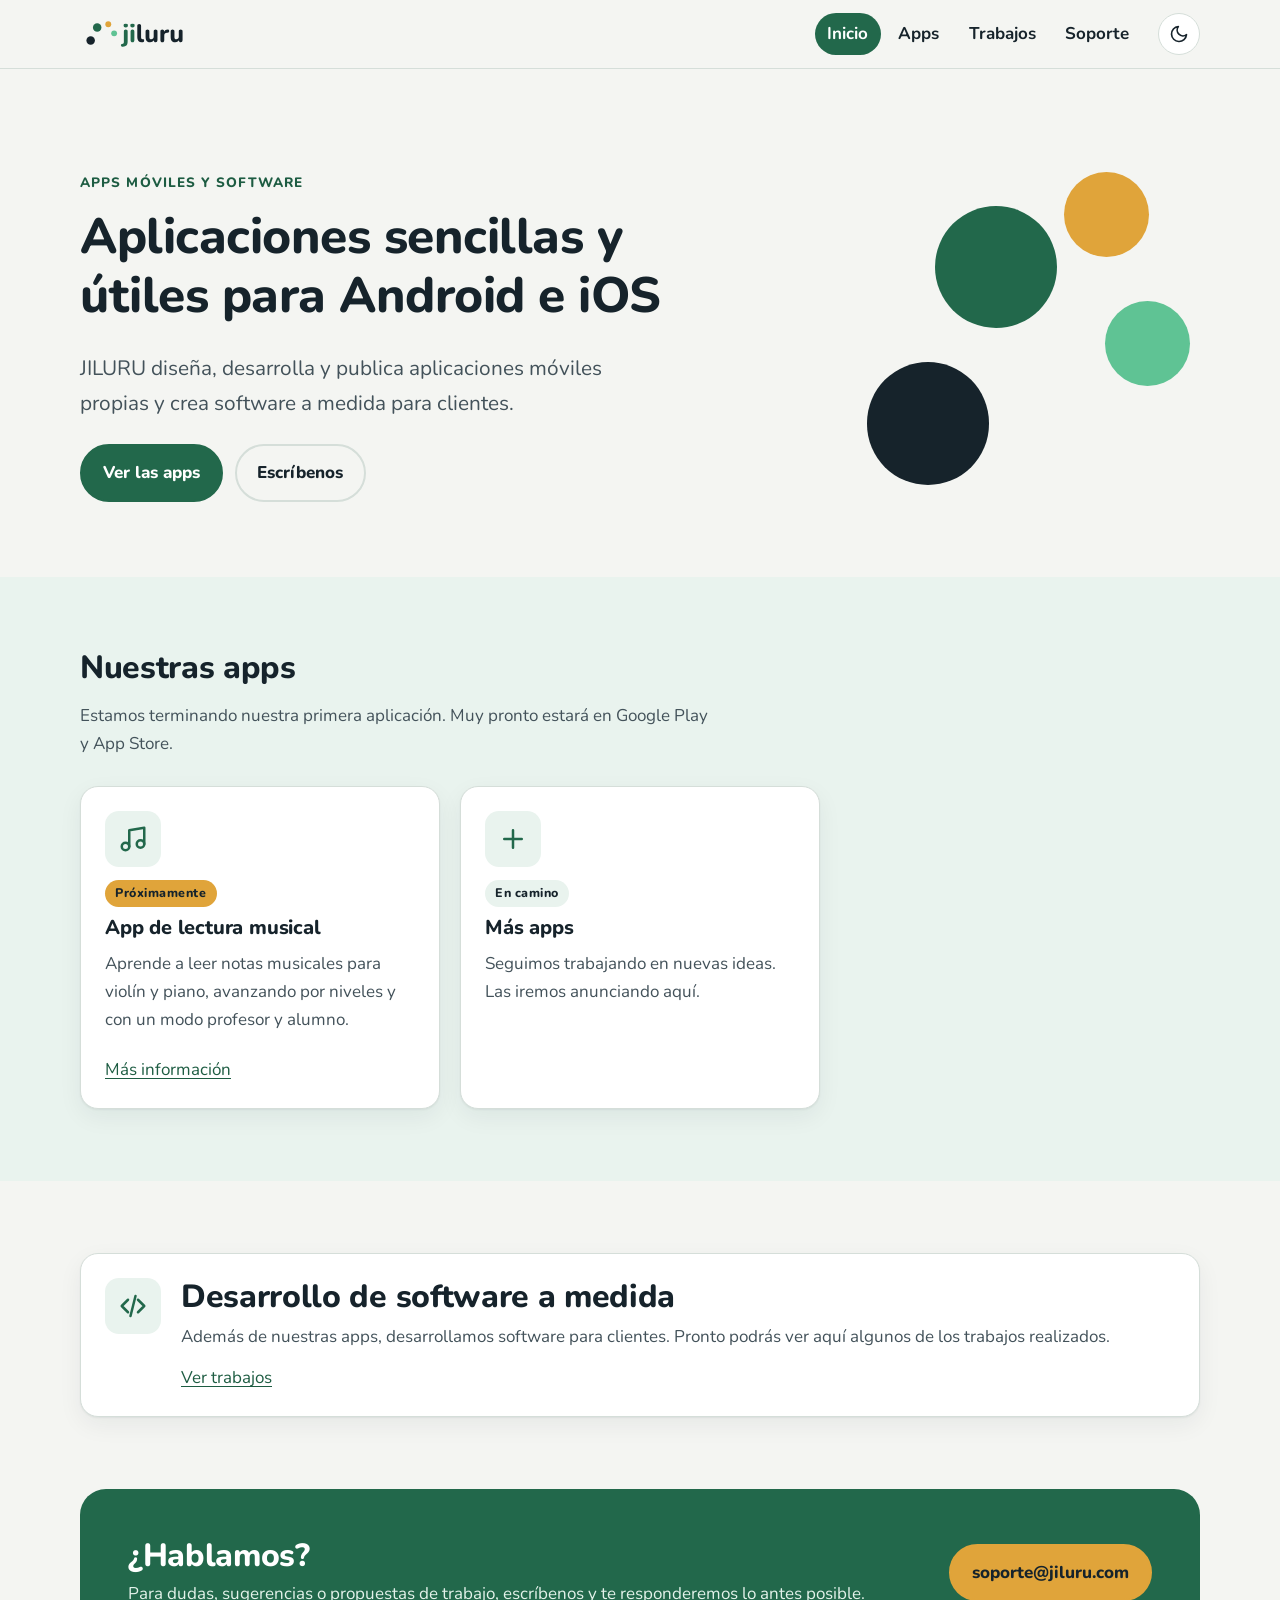
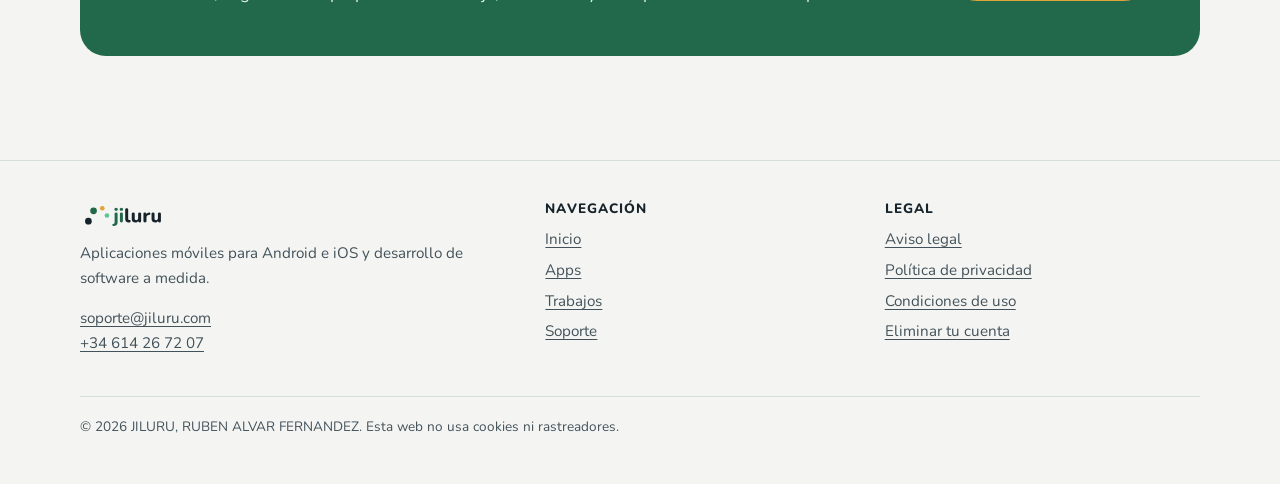
<file: index.html>
<!DOCTYPE html>
<html lang="es">
<head>
  <meta charset="utf-8">
  <meta name="viewport" content="width=device-width, initial-scale=1">
  <title>JILURU | Apps móviles para Android e iOS</title>
  <meta name="description" content="JILURU diseña, desarrolla y publica aplicaciones móviles para Android e iOS y crea software a medida.">
  <link rel="canonical" href="https://jiluru.com/">
  <!-- Idiomas: cuando exista la versión en inglés (carpeta /en/), descomenta la línea "en". -->
  <link rel="alternate" hreflang="es" href="https://jiluru.com/">
  <!-- <link rel="alternate" hreflang="en" href="https://jiluru.com/en/"> -->
  <link rel="alternate" hreflang="x-default" href="https://jiluru.com/">

  <!-- Compartir en redes (Open Graph) -->
  <meta property="og:type" content="website">
  <meta property="og:site_name" content="JILURU">
  <meta property="og:locale" content="es_ES">
  <meta property="og:title" content="JILURU | Apps móviles para Android e iOS">
  <meta property="og:description" content="JILURU diseña, desarrolla y publica aplicaciones móviles para Android e iOS y crea software a medida.">
  <meta property="og:url" content="https://jiluru.com/">
  <meta property="og:image" content="https://jiluru.com/assets/img/og-jiluru.png">
  <meta property="og:image:width" content="1200">
  <meta property="og:image:height" content="630">
  <meta property="og:image:alt" content="Logotipo de JILURU">
  <meta name="twitter:card" content="summary_large_image">

  <!-- Iconos -->
  <link rel="icon" href="favicon.ico" sizes="32x32">
  <link rel="icon" href="favicon.svg" type="image/svg+xml">
  <link rel="apple-touch-icon" href="apple-touch-icon.png">
  <link rel="manifest" href="site.webmanifest">
  <meta name="theme-color" content="#22684B">

  <link rel="stylesheet" href="assets/css/estilos.css">
  <script>try{var t=localStorage.getItem("jiluru-tema");if(t)document.documentElement.setAttribute("data-tema",t)}catch(e){}</script>
  <script src="assets/js/principal.js" defer></script>
</head>
<body>
  <a class="saltar" href="#contenido">Saltar al contenido</a>

  <header class="cabecera">
    <div class="contenedor">
      <a class="marca" href="./" aria-label="JILURU, ir al inicio">
        <img class="logo-claro" src="assets/img/logo-jiluru.svg" alt="JILURU" width="110" height="38">
        <img class="logo-oscuro" src="assets/img/logo-jiluru-oscuro.svg" alt="JILURU" width="110" height="38">
      </a>
      <nav class="menu" aria-label="Principal">
        <ul>
          <li><a href="./" aria-current="page">Inicio</a></li>
          <li><a href="apps/">Apps</a></li>
          <li><a href="trabajos/">Trabajos</a></li>
          <li><a href="soporte/">Soporte</a></li>
        </ul>
      </nav>
      <button class="boton-tema" type="button" aria-pressed="false" title="Cambiar modo claro u oscuro">
        <span class="solo-lectores">Modo oscuro</span>
        <svg class="icono-luna" viewBox="0 0 24 24" fill="none" stroke="currentColor" stroke-width="2" stroke-linecap="round" stroke-linejoin="round" aria-hidden="true"><path d="M21 12.8A9 9 0 1 1 11.2 3a7 7 0 0 0 9.8 9.8z"/></svg>
        <svg class="icono-sol" viewBox="0 0 24 24" fill="none" stroke="currentColor" stroke-width="2" stroke-linecap="round" stroke-linejoin="round" aria-hidden="true"><circle cx="12" cy="12" r="4.5"/><path d="M12 2v2M12 20v2M4.9 4.9l1.4 1.4M17.7 17.7l1.4 1.4M2 12h2M20 12h2M4.9 19.1l1.4-1.4M17.7 6.3l1.4-1.4"/></svg>
      </button>
    </div>
  </header>

  <main id="contenido">
    <section class="portada">
      <div class="contenedor">
        <div>
          <span class="etiqueta-sup">Apps móviles y software</span>
          <h1>Aplicaciones sencillas y útiles para Android e iOS</h1>
          <p class="entradilla">JILURU diseña, desarrolla y publica aplicaciones móviles propias y crea software a medida para clientes.</p>
          <div class="botones">
            <a class="boton" href="apps/">Ver las apps</a>
            <a class="boton secundario" href="mailto:soporte@jiluru.com">Escríbenos</a>
          </div>
        </div>
        <div class="puntos" aria-hidden="true"><span class="p1"></span><span class="p2"></span><span class="p3"></span><span class="p4"></span></div>
      </div>
    </section>

    <section class="seccion alterna" aria-labelledby="titulo-apps">
      <div class="contenedor">
        <h2 id="titulo-apps">Nuestras apps</h2>
        <p class="subtitulo">Estamos terminando nuestra primera aplicación. Muy pronto estará en Google Play y App Store.</p>
        <div class="rejilla">
          <!-- TARJETA DE APP: copia este bloque <article> para añadir otra app -->
          <article class="tarjeta">
            <div class="icono-app"><svg viewBox="0 0 24 24" fill="none" stroke="currentColor" stroke-width="2" stroke-linecap="round" stroke-linejoin="round" aria-hidden="true"><path d="M9 18V5l12-2v13"/><circle cx="6" cy="18" r="3"/><circle cx="18" cy="16" r="3"/></svg></div>
            <span class="chapa">Próximamente</span>
            <h3>App de lectura musical</h3>
            <p>Aprende a leer notas musicales para violín y piano, avanzando por niveles y con un modo profesor y alumno.</p>
            <div class="pie-tarjeta"><a href="apps/#lectura-musical">Más información</a></div>
          </article>
          <article class="tarjeta">
            <div class="icono-app"><svg viewBox="0 0 24 24" fill="none" stroke="currentColor" stroke-width="2" stroke-linecap="round" aria-hidden="true"><path d="M12 5v14M5 12h14"/></svg></div>
            <span class="chapa gris">En camino</span>
            <h3>Más apps</h3>
            <p>Seguimos trabajando en nuevas ideas. Las iremos anunciando aquí.</p>
          </article>
        </div>
      </div>
    </section>

    <section class="seccion" aria-labelledby="titulo-software">
      <div class="contenedor">
        <div class="rejilla" style="grid-template-columns: 1fr; margin-top: 0;">
          <div class="tarjeta" style="flex-direction: row; gap: 1.25rem; align-items: flex-start; flex-wrap: wrap;">
            <div class="icono-app"><svg viewBox="0 0 24 24" fill="none" stroke="currentColor" stroke-width="2" stroke-linecap="round" stroke-linejoin="round" aria-hidden="true"><path d="M8 7l-5 5 5 5M16 7l5 5-5 5M14 4l-4 16"/></svg></div>
            <div style="flex: 1; min-width: 240px;">
              <h2 id="titulo-software" style="margin: 0 0 .4rem;">Desarrollo de software a medida</h2>
              <p>Además de nuestras apps, desarrollamos software para clientes. Pronto podrás ver aquí algunos de los trabajos realizados.</p>
              <p style="margin-top: .8rem;"><a href="trabajos/">Ver trabajos</a></p>
            </div>
          </div>
        </div>
      </div>
    </section>

    <section class="seccion" aria-labelledby="titulo-contacto" style="padding-top: 0;">
      <div class="contenedor">
        <div class="llamada">
          <div>
            <h2 id="titulo-contacto">¿Hablamos?</h2>
            <p>Para dudas, sugerencias o propuestas de trabajo, escríbenos y te responderemos lo antes posible.</p>
          </div>
          <a class="boton" href="mailto:soporte@jiluru.com">soporte@jiluru.com</a>
        </div>
      </div>
    </section>

  </main>

  <footer class="pie">
    <div class="contenedor">
      <div>
        <img class="logo-claro" src="assets/img/logo-jiluru.svg" alt="JILURU" width="87" height="30" loading="lazy">
        <img class="logo-oscuro" src="assets/img/logo-jiluru-oscuro.svg" alt="JILURU" width="87" height="30" loading="lazy">
        <p>Aplicaciones móviles para Android e iOS y desarrollo de software a medida.</p>
        <p><a href="mailto:soporte@jiluru.com">soporte@jiluru.com</a><br><a href="tel:+34614267207">+34 614 26 72 07</a></p>
      </div>
      <div>
        <h2>Navegación</h2>
        <ul>
          <li><a href="./">Inicio</a></li>
          <li><a href="apps/">Apps</a></li>
          <li><a href="trabajos/">Trabajos</a></li>
          <li><a href="soporte/">Soporte</a></li>
        </ul>
      </div>
      <div>
        <h2>Legal</h2>
        <ul>
          <li><a href="aviso-legal/">Aviso legal</a></li>
          <li><a href="privacidad/">Política de privacidad</a></li>
          <li><a href="condiciones/">Condiciones de uso</a></li>
          <li><a href="eliminar-cuenta/">Eliminar tu cuenta</a></li>
        </ul>
      </div>
      <p class="legal-final">&copy; <span data-anio>2026</span> JILURU, RUBEN ALVAR FERNANDEZ. Esta web no usa cookies ni rastreadores.</p>
    </div>
  </footer>
</body>
</html>
</file>
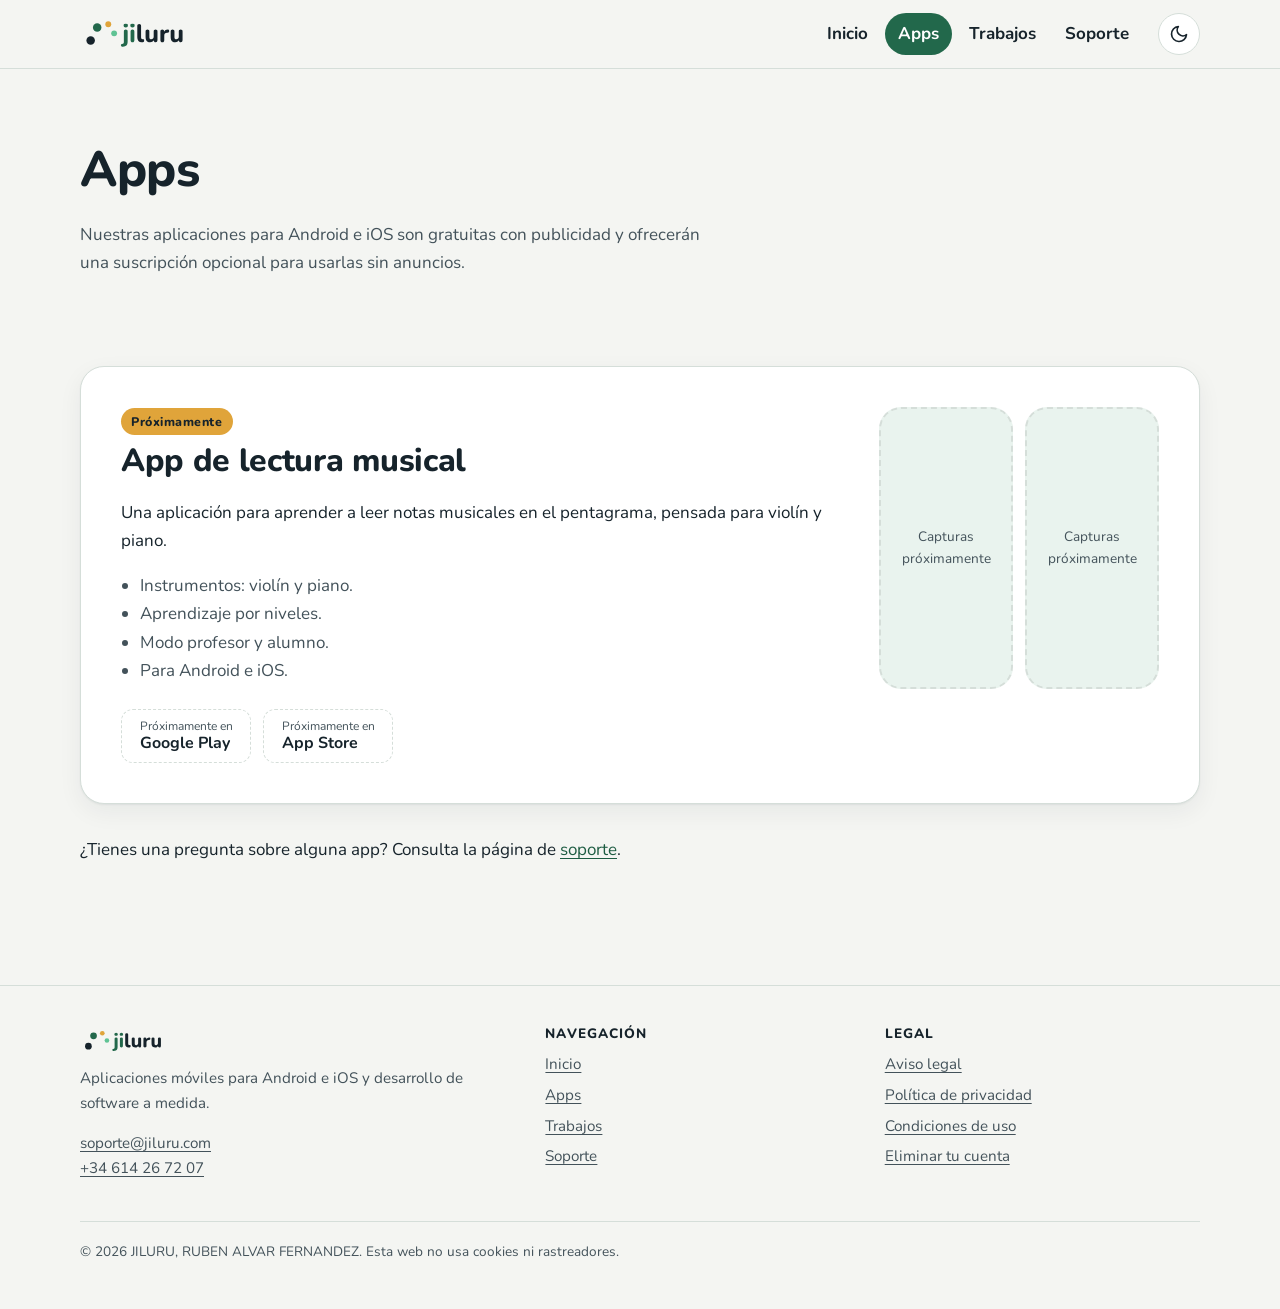
<file: apps/index.html>
<!DOCTYPE html>
<html lang="es">
<head>
  <meta charset="utf-8">
  <meta name="viewport" content="width=device-width, initial-scale=1">
  <title>Apps | JILURU</title>
  <meta name="description" content="Las aplicaciones móviles de JILURU para Android e iOS: lectura musical para violín y piano y más.">
  <link rel="canonical" href="https://jiluru.com/apps/">
  <!-- Idiomas: cuando exista la versión en inglés (carpeta /en/), descomenta la línea "en". -->
  <link rel="alternate" hreflang="es" href="https://jiluru.com/apps/">
  <!-- <link rel="alternate" hreflang="en" href="https://jiluru.com/en/apps/"> -->
  <link rel="alternate" hreflang="x-default" href="https://jiluru.com/apps/">

  <!-- Compartir en redes (Open Graph) -->
  <meta property="og:type" content="website">
  <meta property="og:site_name" content="JILURU">
  <meta property="og:locale" content="es_ES">
  <meta property="og:title" content="Apps | JILURU">
  <meta property="og:description" content="Las aplicaciones móviles de JILURU para Android e iOS: lectura musical para violín y piano y más.">
  <meta property="og:url" content="https://jiluru.com/apps/">
  <meta property="og:image" content="https://jiluru.com/assets/img/og-jiluru.png">
  <meta property="og:image:width" content="1200">
  <meta property="og:image:height" content="630">
  <meta property="og:image:alt" content="Logotipo de JILURU">
  <meta name="twitter:card" content="summary_large_image">

  <!-- Iconos -->
  <link rel="icon" href="../favicon.ico" sizes="32x32">
  <link rel="icon" href="../favicon.svg" type="image/svg+xml">
  <link rel="apple-touch-icon" href="../apple-touch-icon.png">
  <link rel="manifest" href="../site.webmanifest">
  <meta name="theme-color" content="#22684B">

  <link rel="stylesheet" href="../assets/css/estilos.css">
  <script>try{var t=localStorage.getItem("jiluru-tema");if(t)document.documentElement.setAttribute("data-tema",t)}catch(e){}</script>
  <script src="../assets/js/principal.js" defer></script>
</head>
<body>
  <a class="saltar" href="#contenido">Saltar al contenido</a>

  <header class="cabecera">
    <div class="contenedor">
      <a class="marca" href="../" aria-label="JILURU, ir al inicio">
        <img class="logo-claro" src="../assets/img/logo-jiluru.svg" alt="JILURU" width="110" height="38">
        <img class="logo-oscuro" src="../assets/img/logo-jiluru-oscuro.svg" alt="JILURU" width="110" height="38">
      </a>
      <nav class="menu" aria-label="Principal">
        <ul>
          <li><a href="../">Inicio</a></li>
          <li><a href="../apps/" aria-current="page">Apps</a></li>
          <li><a href="../trabajos/">Trabajos</a></li>
          <li><a href="../soporte/">Soporte</a></li>
        </ul>
      </nav>
      <button class="boton-tema" type="button" aria-pressed="false" title="Cambiar modo claro u oscuro">
        <span class="solo-lectores">Modo oscuro</span>
        <svg class="icono-luna" viewBox="0 0 24 24" fill="none" stroke="currentColor" stroke-width="2" stroke-linecap="round" stroke-linejoin="round" aria-hidden="true"><path d="M21 12.8A9 9 0 1 1 11.2 3a7 7 0 0 0 9.8 9.8z"/></svg>
        <svg class="icono-sol" viewBox="0 0 24 24" fill="none" stroke="currentColor" stroke-width="2" stroke-linecap="round" stroke-linejoin="round" aria-hidden="true"><circle cx="12" cy="12" r="4.5"/><path d="M12 2v2M12 20v2M4.9 4.9l1.4 1.4M17.7 17.7l1.4 1.4M2 12h2M20 12h2M4.9 19.1l1.4-1.4M17.7 6.3l1.4-1.4"/></svg>
      </button>
    </div>
  </header>

  <main id="contenido">
    <section class="seccion">
      <div class="contenedor">
        <h1>Apps</h1>
        <p class="subtitulo">Nuestras aplicaciones para Android e iOS son gratuitas con publicidad y ofrecerán una suscripción opcional para usarlas sin anuncios.</p>
      </div>
    </section>

    <section class="seccion" style="padding-top: 0;">
      <div class="contenedor">

        <!-- ===== FICHA DE APP: copia desde aquí hasta "FIN FICHA" para añadir otra app ===== -->
        <article class="ficha-app" id="lectura-musical">
          <div>
            <span class="chapa">Próximamente</span>
            <h2>App de lectura musical</h2>
            <p>Una aplicación para aprender a leer notas musicales en el pentagrama, pensada para violín y piano.</p>
            <ul>
              <li>Instrumentos: violín y piano.</li>
              <li>Aprendizaje por niveles.</li>
              <li>Modo profesor y alumno.</li>
              <li>Para Android e iOS.</li>
            </ul>
            <div class="botones" aria-label="Descarga (disponible próximamente)">
              <!-- Cuando la app esté publicada, cambia cada <span> por un enlace, por ejemplo:
                   <a class="boton" href="https://play.google.com/store/apps/details?id=TU.ID.DE.APP">Google Play</a> -->
              <span class="boton-tienda" aria-disabled="true"><small>Próximamente en</small><strong>Google Play</strong></span>
              <span class="boton-tienda" aria-disabled="true"><small>Próximamente en</small><strong>App Store</strong></span>
            </div>
          </div>
          <div class="capturas" aria-label="Capturas de pantalla">
            <!-- Cuando tengas capturas, súbelas a la carpeta assets/img/ y cambia cada <div class="movil"> por:
                 <div class="movil"><img src="../assets/img/NOMBRE-captura-1.png" alt="Descripción de la pantalla" loading="lazy"></div> -->
            <div class="movil">Capturas<br>próximamente</div>
            <div class="movil">Capturas<br>próximamente</div>
          </div>
        </article>
        <!-- ===== FIN FICHA ===== -->

        <p>¿Tienes una pregunta sobre alguna app? Consulta la página de <a href="../soporte/">soporte</a>.</p>
      </div>
    </section>

  </main>

  <footer class="pie">
    <div class="contenedor">
      <div>
        <img class="logo-claro" src="../assets/img/logo-jiluru.svg" alt="JILURU" width="87" height="30" loading="lazy">
        <img class="logo-oscuro" src="../assets/img/logo-jiluru-oscuro.svg" alt="JILURU" width="87" height="30" loading="lazy">
        <p>Aplicaciones móviles para Android e iOS y desarrollo de software a medida.</p>
        <p><a href="mailto:soporte@jiluru.com">soporte@jiluru.com</a><br><a href="tel:+34614267207">+34 614 26 72 07</a></p>
      </div>
      <div>
        <h2>Navegación</h2>
        <ul>
          <li><a href="../">Inicio</a></li>
          <li><a href="../apps/">Apps</a></li>
          <li><a href="../trabajos/">Trabajos</a></li>
          <li><a href="../soporte/">Soporte</a></li>
        </ul>
      </div>
      <div>
        <h2>Legal</h2>
        <ul>
          <li><a href="../aviso-legal/">Aviso legal</a></li>
          <li><a href="../privacidad/">Política de privacidad</a></li>
          <li><a href="../condiciones/">Condiciones de uso</a></li>
          <li><a href="../eliminar-cuenta/">Eliminar tu cuenta</a></li>
        </ul>
      </div>
      <p class="legal-final">&copy; <span data-anio>2026</span> JILURU, RUBEN ALVAR FERNANDEZ. Esta web no usa cookies ni rastreadores.</p>
    </div>
  </footer>
</body>
</html>
</file>
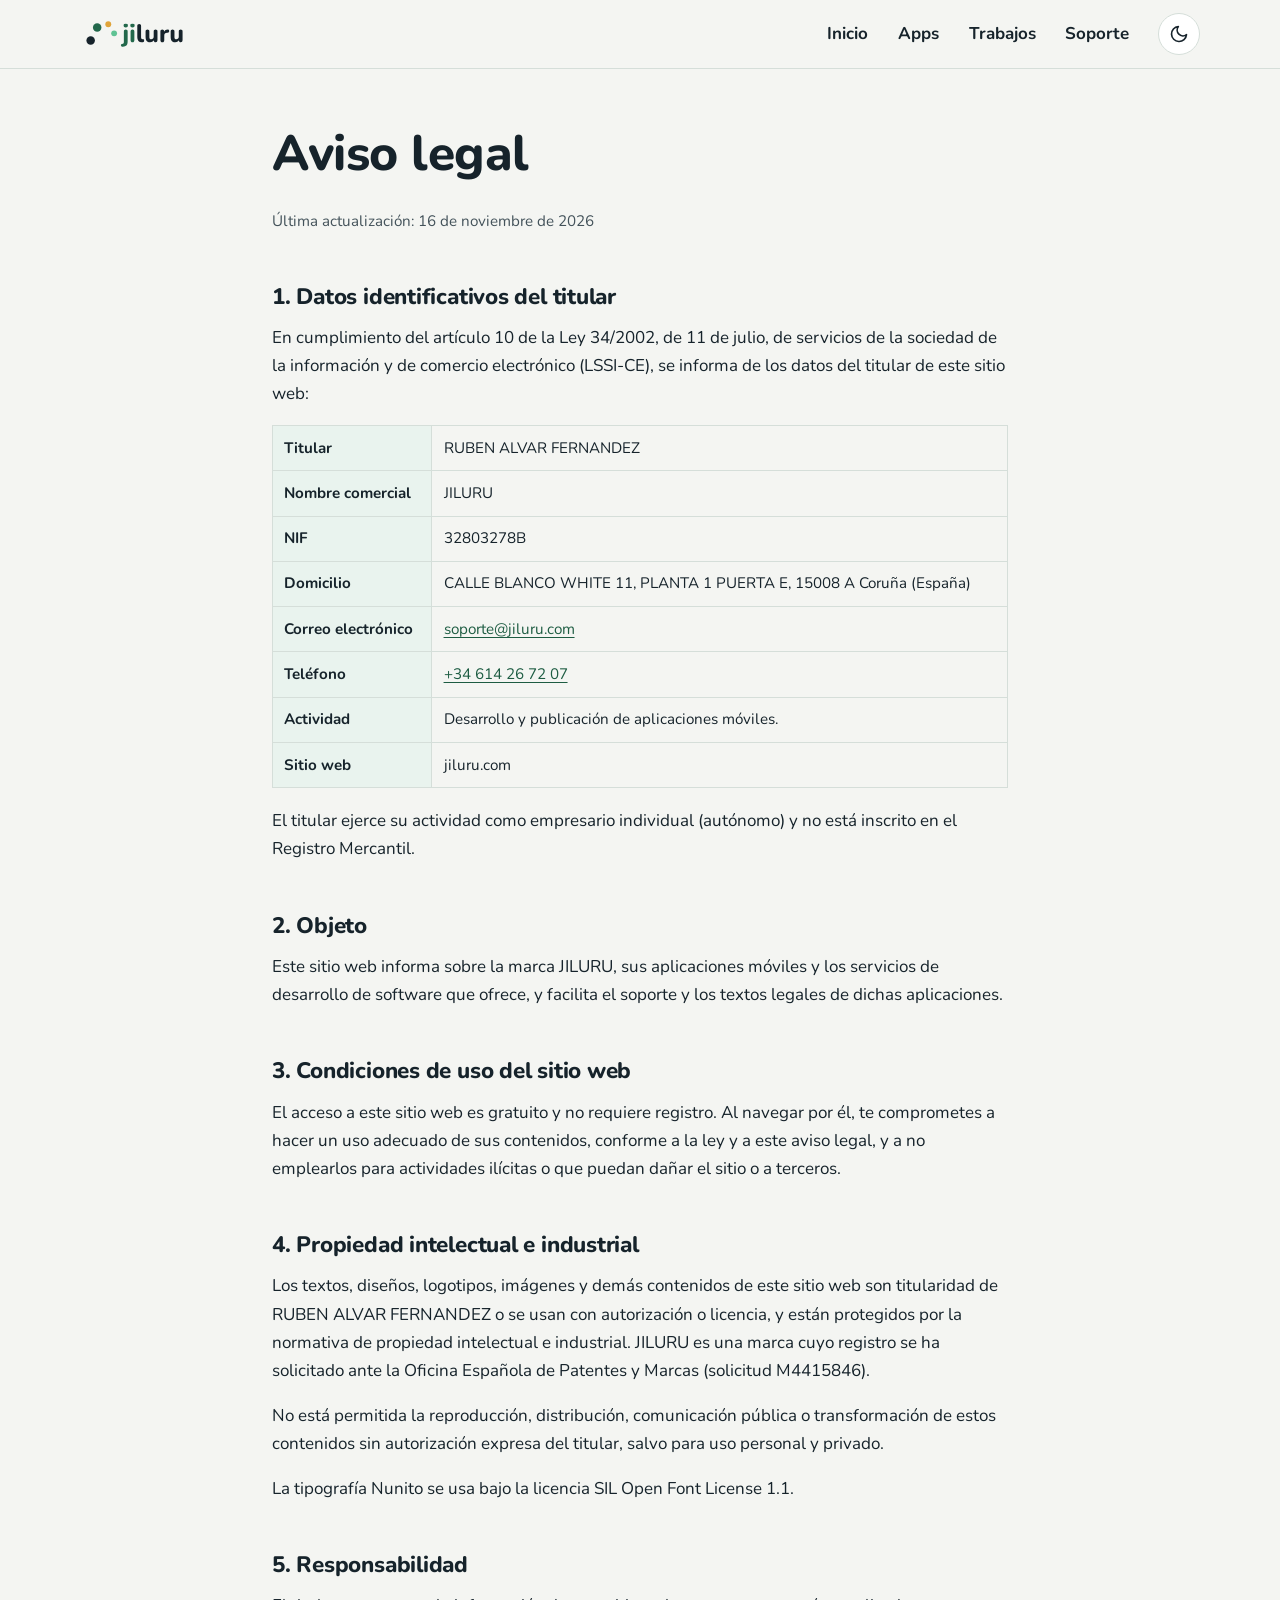
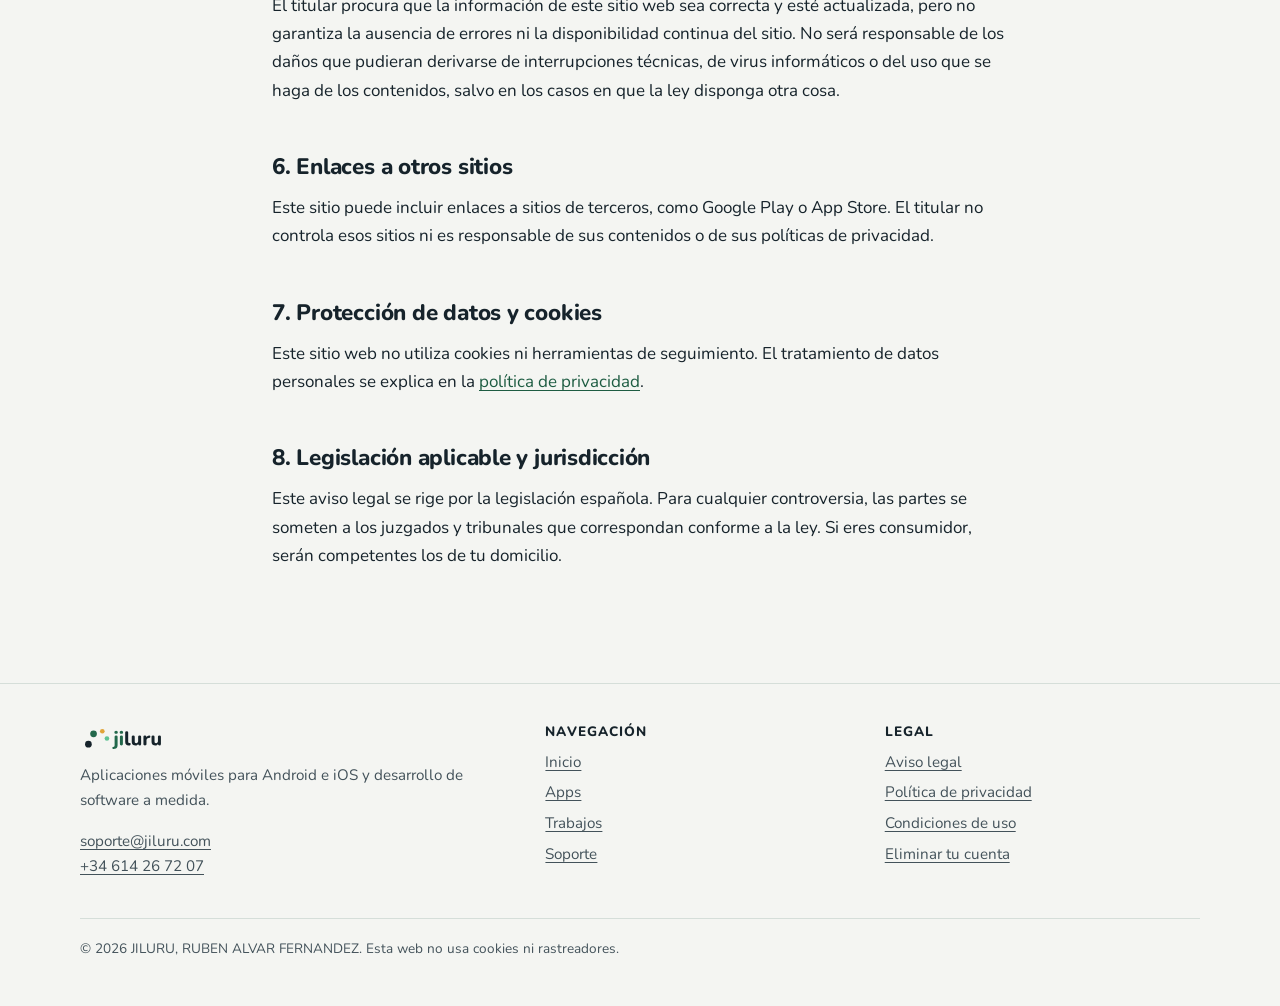
<file: aviso-legal/index.html>
<!DOCTYPE html>
<html lang="es">
<head>
  <meta charset="utf-8">
  <meta name="viewport" content="width=device-width, initial-scale=1">
  <title>Aviso legal | JILURU</title>
  <meta name="description" content="Aviso legal de JILURU conforme a la LSSI-CE.">
  <link rel="canonical" href="https://jiluru.com/aviso-legal/">
  <!-- Idiomas: cuando exista la versión en inglés (carpeta /en/), descomenta la línea "en". -->
  <link rel="alternate" hreflang="es" href="https://jiluru.com/aviso-legal/">
  <!-- <link rel="alternate" hreflang="en" href="https://jiluru.com/en/aviso-legal/"> -->
  <link rel="alternate" hreflang="x-default" href="https://jiluru.com/aviso-legal/">

  <!-- Compartir en redes (Open Graph) -->
  <meta property="og:type" content="website">
  <meta property="og:site_name" content="JILURU">
  <meta property="og:locale" content="es_ES">
  <meta property="og:title" content="Aviso legal | JILURU">
  <meta property="og:description" content="Aviso legal de JILURU conforme a la LSSI-CE.">
  <meta property="og:url" content="https://jiluru.com/aviso-legal/">
  <meta property="og:image" content="https://jiluru.com/assets/img/og-jiluru.png">
  <meta property="og:image:width" content="1200">
  <meta property="og:image:height" content="630">
  <meta property="og:image:alt" content="Logotipo de JILURU">
  <meta name="twitter:card" content="summary_large_image">

  <!-- Iconos -->
  <link rel="icon" href="../favicon.ico" sizes="32x32">
  <link rel="icon" href="../favicon.svg" type="image/svg+xml">
  <link rel="apple-touch-icon" href="../apple-touch-icon.png">
  <link rel="manifest" href="../site.webmanifest">
  <meta name="theme-color" content="#22684B">

  <link rel="stylesheet" href="../assets/css/estilos.css">
  <script>try{var t=localStorage.getItem("jiluru-tema");if(t)document.documentElement.setAttribute("data-tema",t)}catch(e){}</script>
  <script src="../assets/js/principal.js" defer></script>
</head>
<body>
  <a class="saltar" href="#contenido">Saltar al contenido</a>

  <header class="cabecera">
    <div class="contenedor">
      <a class="marca" href="../" aria-label="JILURU, ir al inicio">
        <img class="logo-claro" src="../assets/img/logo-jiluru.svg" alt="JILURU" width="110" height="38">
        <img class="logo-oscuro" src="../assets/img/logo-jiluru-oscuro.svg" alt="JILURU" width="110" height="38">
      </a>
      <nav class="menu" aria-label="Principal">
        <ul>
          <li><a href="../">Inicio</a></li>
          <li><a href="../apps/">Apps</a></li>
          <li><a href="../trabajos/">Trabajos</a></li>
          <li><a href="../soporte/">Soporte</a></li>
        </ul>
      </nav>
      <button class="boton-tema" type="button" aria-pressed="false" title="Cambiar modo claro u oscuro">
        <span class="solo-lectores">Modo oscuro</span>
        <svg class="icono-luna" viewBox="0 0 24 24" fill="none" stroke="currentColor" stroke-width="2" stroke-linecap="round" stroke-linejoin="round" aria-hidden="true"><path d="M21 12.8A9 9 0 1 1 11.2 3a7 7 0 0 0 9.8 9.8z"/></svg>
        <svg class="icono-sol" viewBox="0 0 24 24" fill="none" stroke="currentColor" stroke-width="2" stroke-linecap="round" stroke-linejoin="round" aria-hidden="true"><circle cx="12" cy="12" r="4.5"/><path d="M12 2v2M12 20v2M4.9 4.9l1.4 1.4M17.7 17.7l1.4 1.4M2 12h2M20 12h2M4.9 19.1l1.4-1.4M17.7 6.3l1.4-1.4"/></svg>
      </button>
    </div>
  </header>

  <main id="contenido">
    <section class="legal">
      <div class="contenedor texto-largo">
        <h1>Aviso legal</h1>
        <p class="fecha">Última actualización: 16 de noviembre de 2026</p>
        
        <h2>1. Datos identificativos del titular</h2>
        <p>En cumplimiento del artículo 10 de la Ley 34/2002, de 11 de julio, de servicios de la sociedad de la información y de comercio electrónico (LSSI-CE), se informa de los datos del titular de este sitio web:</p>
        <div class="tabla-scroll">
          <table>
            <tr><th scope="row">Titular</th><td>RUBEN ALVAR FERNANDEZ</td></tr>
            <tr><th scope="row">Nombre comercial</th><td>JILURU</td></tr>
            <tr><th scope="row">NIF</th><td>32803278B</td></tr>
            <tr><th scope="row">Domicilio</th><td>CALLE BLANCO WHITE 11, PLANTA 1 PUERTA E, 15008 A Coruña (España)</td></tr>
            <tr><th scope="row">Correo electrónico</th><td><a href="mailto:soporte@jiluru.com">soporte@jiluru.com</a></td></tr>
            <tr><th scope="row">Teléfono</th><td><a href="tel:+34614267207">+34 614 26 72 07</a></td></tr>
            <tr><th scope="row">Actividad</th><td>Desarrollo y publicación de aplicaciones móviles.</td></tr>
            <tr><th scope="row">Sitio web</th><td>jiluru.com</td></tr>
          </table>
        </div>
        <p>El titular ejerce su actividad como empresario individual (autónomo) y no está inscrito en el Registro Mercantil.</p>

        <h2>2. Objeto</h2>
        <p>Este sitio web informa sobre la marca JILURU, sus aplicaciones móviles y los servicios de desarrollo de software que ofrece, y facilita el soporte y los textos legales de dichas aplicaciones.</p>

        <h2>3. Condiciones de uso del sitio web</h2>
        <p>El acceso a este sitio web es gratuito y no requiere registro. Al navegar por él, te comprometes a hacer un uso adecuado de sus contenidos, conforme a la ley y a este aviso legal, y a no emplearlos para actividades ilícitas o que puedan dañar el sitio o a terceros.</p>

        <h2>4. Propiedad intelectual e industrial</h2>
        <p>Los textos, diseños, logotipos, imágenes y demás contenidos de este sitio web son titularidad de RUBEN ALVAR FERNANDEZ o se usan con autorización o licencia, y están protegidos por la normativa de propiedad intelectual e industrial. JILURU es una marca cuyo registro se ha solicitado ante la Oficina Española de Patentes y Marcas (solicitud M4415846).</p>
        <p>No está permitida la reproducción, distribución, comunicación pública o transformación de estos contenidos sin autorización expresa del titular, salvo para uso personal y privado.</p>
        <p>La tipografía Nunito se usa bajo la licencia SIL Open Font License 1.1.</p>

        <h2>5. Responsabilidad</h2>
        <p>El titular procura que la información de este sitio web sea correcta y esté actualizada, pero no garantiza la ausencia de errores ni la disponibilidad continua del sitio. No será responsable de los daños que pudieran derivarse de interrupciones técnicas, de virus informáticos o del uso que se haga de los contenidos, salvo en los casos en que la ley disponga otra cosa.</p>

        <h2>6. Enlaces a otros sitios</h2>
        <p>Este sitio puede incluir enlaces a sitios de terceros, como Google Play o App Store. El titular no controla esos sitios ni es responsable de sus contenidos o de sus políticas de privacidad.</p>

        <h2>7. Protección de datos y cookies</h2>
        <p>Este sitio web no utiliza cookies ni herramientas de seguimiento. El tratamiento de datos personales se explica en la <a href="../privacidad/">política de privacidad</a>.</p>

        <h2>8. Legislación aplicable y jurisdicción</h2>
        <p>Este aviso legal se rige por la legislación española. Para cualquier controversia, las partes se someten a los juzgados y tribunales que correspondan conforme a la ley. Si eres consumidor, serán competentes los de tu domicilio.</p>
      </div>
    </section>

  </main>

  <footer class="pie">
    <div class="contenedor">
      <div>
        <img class="logo-claro" src="../assets/img/logo-jiluru.svg" alt="JILURU" width="87" height="30" loading="lazy">
        <img class="logo-oscuro" src="../assets/img/logo-jiluru-oscuro.svg" alt="JILURU" width="87" height="30" loading="lazy">
        <p>Aplicaciones móviles para Android e iOS y desarrollo de software a medida.</p>
        <p><a href="mailto:soporte@jiluru.com">soporte@jiluru.com</a><br><a href="tel:+34614267207">+34 614 26 72 07</a></p>
      </div>
      <div>
        <h2>Navegación</h2>
        <ul>
          <li><a href="../">Inicio</a></li>
          <li><a href="../apps/">Apps</a></li>
          <li><a href="../trabajos/">Trabajos</a></li>
          <li><a href="../soporte/">Soporte</a></li>
        </ul>
      </div>
      <div>
        <h2>Legal</h2>
        <ul>
          <li><a href="../aviso-legal/">Aviso legal</a></li>
          <li><a href="../privacidad/">Política de privacidad</a></li>
          <li><a href="../condiciones/">Condiciones de uso</a></li>
          <li><a href="../eliminar-cuenta/">Eliminar tu cuenta</a></li>
        </ul>
      </div>
      <p class="legal-final">&copy; <span data-anio>2026</span> JILURU, RUBEN ALVAR FERNANDEZ. Esta web no usa cookies ni rastreadores.</p>
    </div>
  </footer>
</body>
</html>
</file>
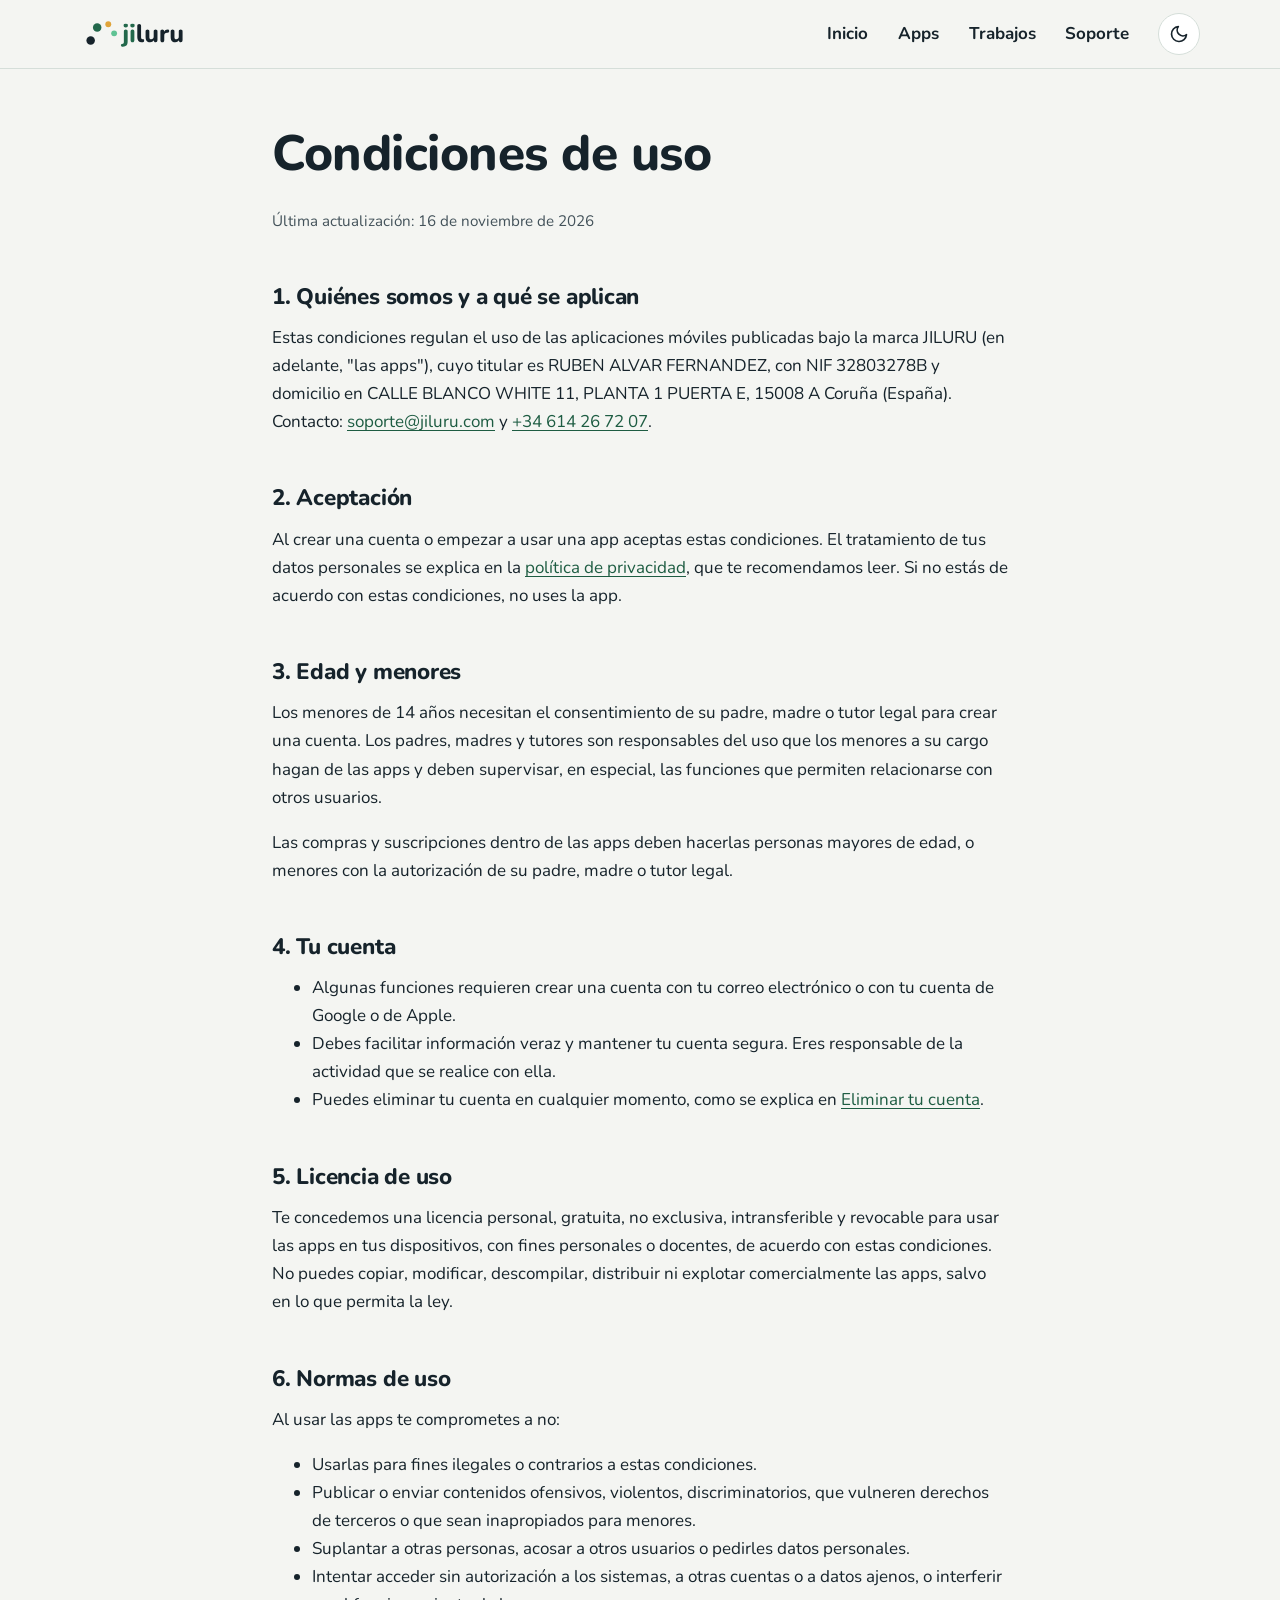
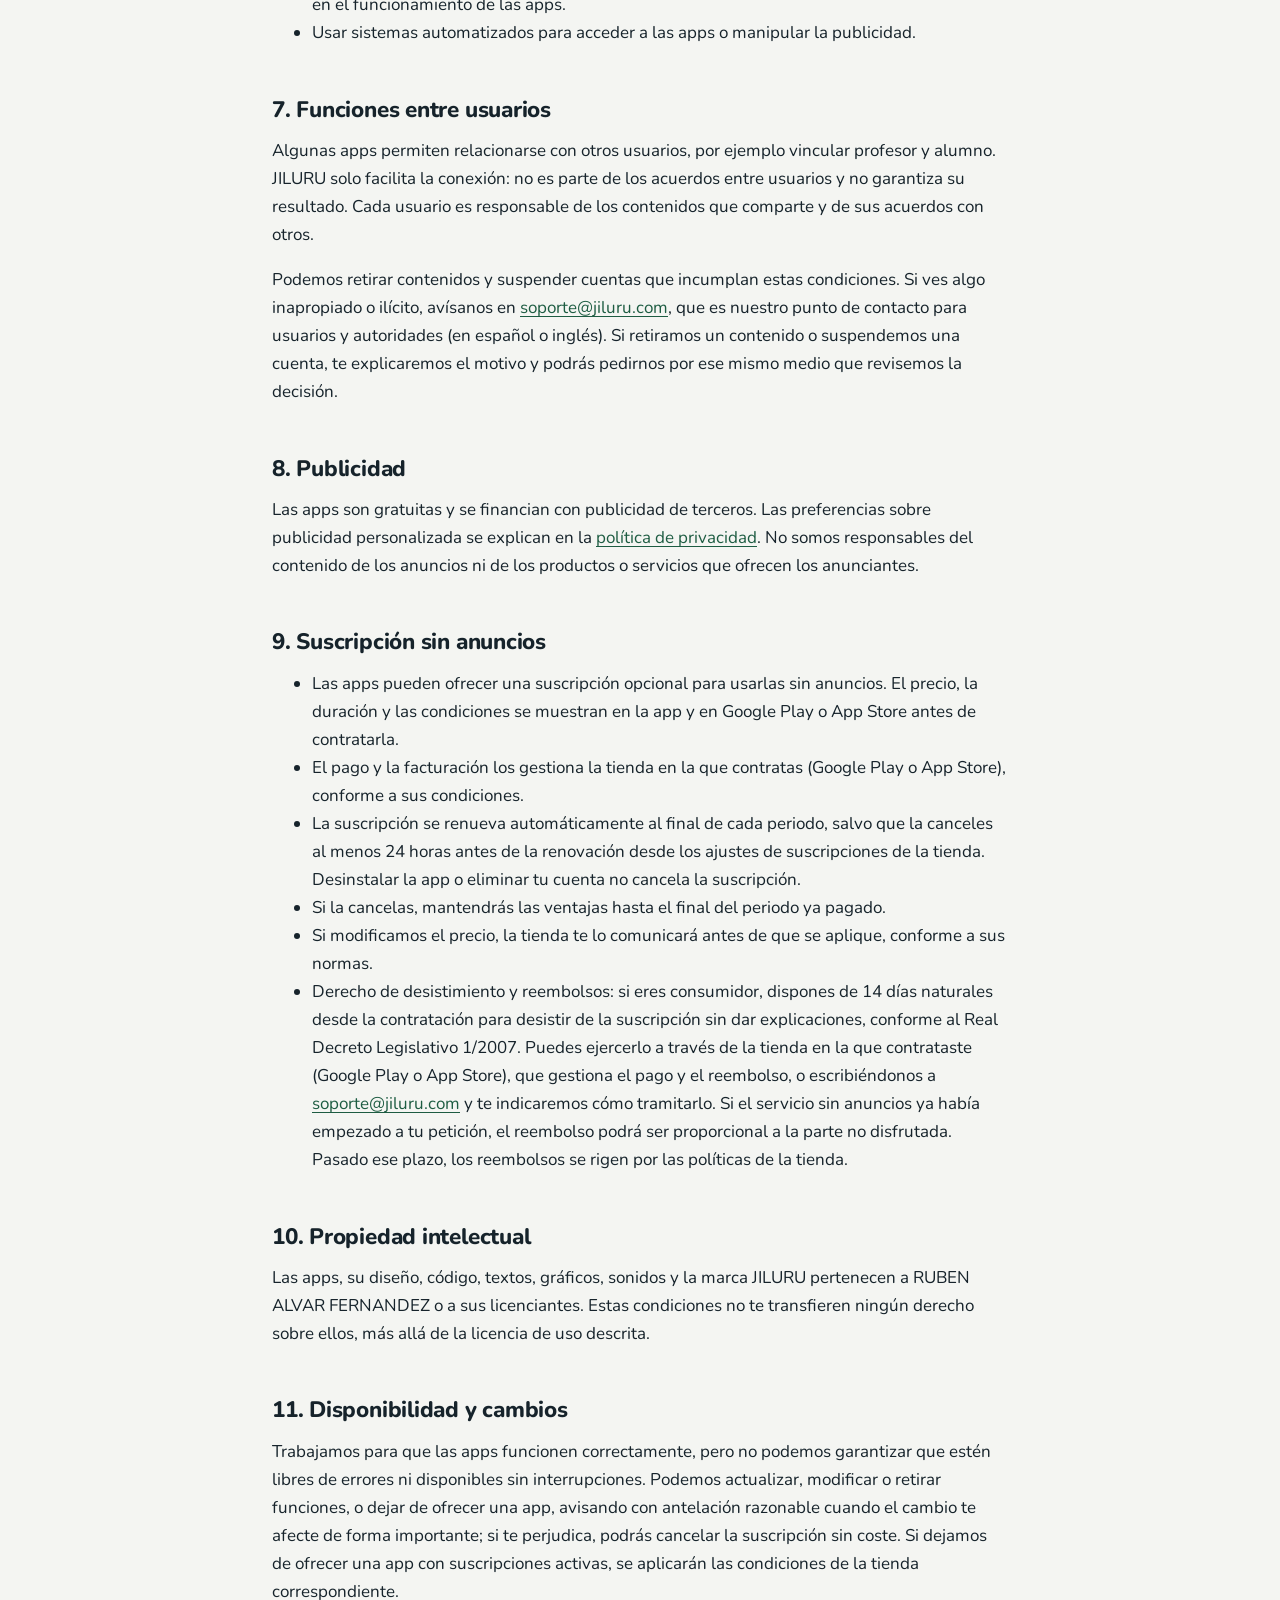
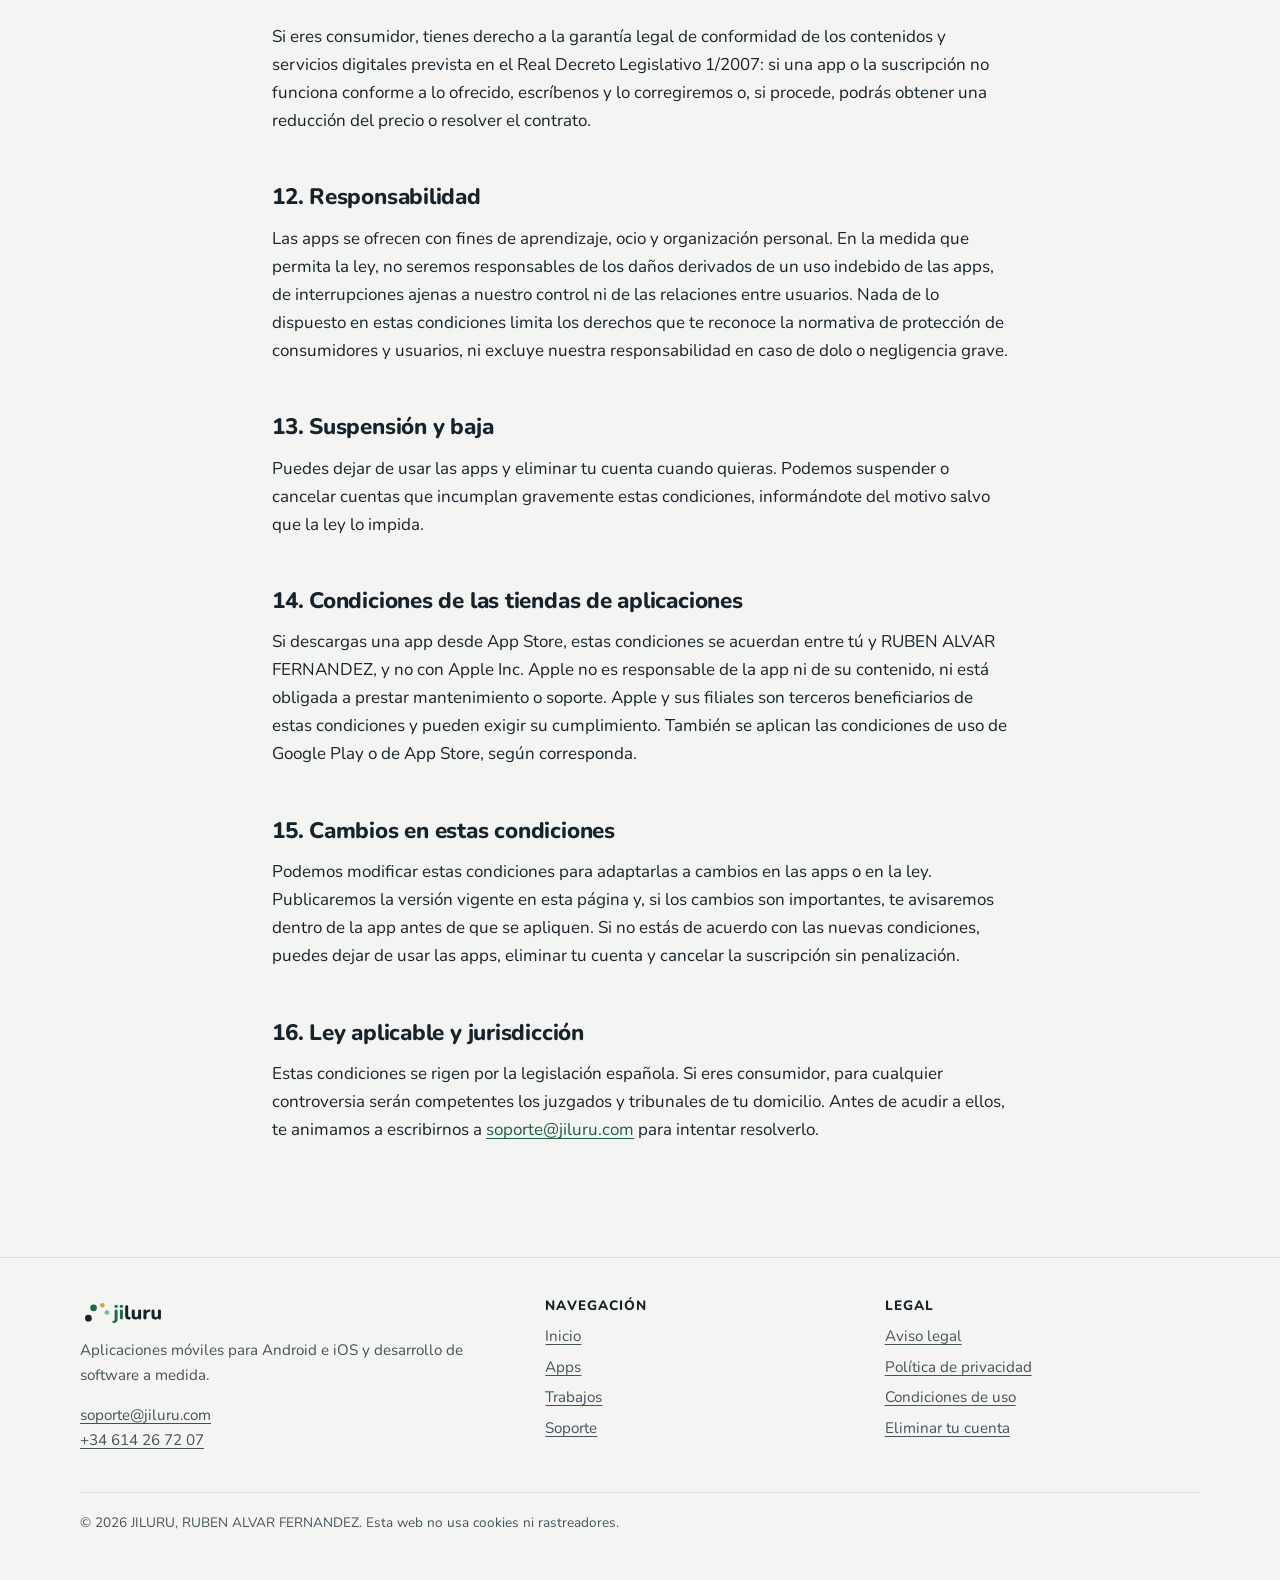
<file: condiciones/index.html>
<!DOCTYPE html>
<html lang="es">
<head>
  <meta charset="utf-8">
  <meta name="viewport" content="width=device-width, initial-scale=1">
  <title>Condiciones de uso | JILURU</title>
  <meta name="description" content="Condiciones de uso de las aplicaciones móviles de JILURU.">
  <link rel="canonical" href="https://jiluru.com/condiciones/">
  <!-- Idiomas: cuando exista la versión en inglés (carpeta /en/), descomenta la línea "en". -->
  <link rel="alternate" hreflang="es" href="https://jiluru.com/condiciones/">
  <!-- <link rel="alternate" hreflang="en" href="https://jiluru.com/en/condiciones/"> -->
  <link rel="alternate" hreflang="x-default" href="https://jiluru.com/condiciones/">

  <!-- Compartir en redes (Open Graph) -->
  <meta property="og:type" content="website">
  <meta property="og:site_name" content="JILURU">
  <meta property="og:locale" content="es_ES">
  <meta property="og:title" content="Condiciones de uso | JILURU">
  <meta property="og:description" content="Condiciones de uso de las aplicaciones móviles de JILURU.">
  <meta property="og:url" content="https://jiluru.com/condiciones/">
  <meta property="og:image" content="https://jiluru.com/assets/img/og-jiluru.png">
  <meta property="og:image:width" content="1200">
  <meta property="og:image:height" content="630">
  <meta property="og:image:alt" content="Logotipo de JILURU">
  <meta name="twitter:card" content="summary_large_image">

  <!-- Iconos -->
  <link rel="icon" href="../favicon.ico" sizes="32x32">
  <link rel="icon" href="../favicon.svg" type="image/svg+xml">
  <link rel="apple-touch-icon" href="../apple-touch-icon.png">
  <link rel="manifest" href="../site.webmanifest">
  <meta name="theme-color" content="#22684B">

  <link rel="stylesheet" href="../assets/css/estilos.css">
  <script>try{var t=localStorage.getItem("jiluru-tema");if(t)document.documentElement.setAttribute("data-tema",t)}catch(e){}</script>
  <script src="../assets/js/principal.js" defer></script>
</head>
<body>
  <a class="saltar" href="#contenido">Saltar al contenido</a>

  <header class="cabecera">
    <div class="contenedor">
      <a class="marca" href="../" aria-label="JILURU, ir al inicio">
        <img class="logo-claro" src="../assets/img/logo-jiluru.svg" alt="JILURU" width="110" height="38">
        <img class="logo-oscuro" src="../assets/img/logo-jiluru-oscuro.svg" alt="JILURU" width="110" height="38">
      </a>
      <nav class="menu" aria-label="Principal">
        <ul>
          <li><a href="../">Inicio</a></li>
          <li><a href="../apps/">Apps</a></li>
          <li><a href="../trabajos/">Trabajos</a></li>
          <li><a href="../soporte/">Soporte</a></li>
        </ul>
      </nav>
      <button class="boton-tema" type="button" aria-pressed="false" title="Cambiar modo claro u oscuro">
        <span class="solo-lectores">Modo oscuro</span>
        <svg class="icono-luna" viewBox="0 0 24 24" fill="none" stroke="currentColor" stroke-width="2" stroke-linecap="round" stroke-linejoin="round" aria-hidden="true"><path d="M21 12.8A9 9 0 1 1 11.2 3a7 7 0 0 0 9.8 9.8z"/></svg>
        <svg class="icono-sol" viewBox="0 0 24 24" fill="none" stroke="currentColor" stroke-width="2" stroke-linecap="round" stroke-linejoin="round" aria-hidden="true"><circle cx="12" cy="12" r="4.5"/><path d="M12 2v2M12 20v2M4.9 4.9l1.4 1.4M17.7 17.7l1.4 1.4M2 12h2M20 12h2M4.9 19.1l1.4-1.4M17.7 6.3l1.4-1.4"/></svg>
      </button>
    </div>
  </header>

  <main id="contenido">
    <section class="legal">
      <div class="contenedor texto-largo">
        <h1>Condiciones de uso</h1>
        <p class="fecha">Última actualización: 16 de noviembre de 2026</p>

        <h2>1. Quiénes somos y a qué se aplican</h2>
        <p>Estas condiciones regulan el uso de las aplicaciones móviles publicadas bajo la marca JILURU (en adelante, "las apps"), cuyo titular es RUBEN ALVAR FERNANDEZ, con NIF 32803278B y domicilio en CALLE BLANCO WHITE 11, PLANTA 1 PUERTA E, 15008 A Coruña (España). Contacto: <a href="mailto:soporte@jiluru.com">soporte@jiluru.com</a> y <a href="tel:+34614267207">+34 614 26 72 07</a>.</p>

        <h2>2. Aceptación</h2>
        <p>Al crear una cuenta o empezar a usar una app aceptas estas condiciones. El tratamiento de tus datos personales se explica en la <a href="../privacidad/">política de privacidad</a>, que te recomendamos leer. Si no estás de acuerdo con estas condiciones, no uses la app.</p>

        <h2>3. Edad y menores</h2>
        <p>Los menores de 14 años necesitan el consentimiento de su padre, madre o tutor legal para crear una cuenta. Los padres, madres y tutores son responsables del uso que los menores a su cargo hagan de las apps y deben supervisar, en especial, las funciones que permiten relacionarse con otros usuarios.</p>
        <p>Las compras y suscripciones dentro de las apps deben hacerlas personas mayores de edad, o menores con la autorización de su padre, madre o tutor legal.</p>

        <h2>4. Tu cuenta</h2>
        <ul>
          <li>Algunas funciones requieren crear una cuenta con tu correo electrónico o con tu cuenta de Google o de Apple.</li>
          <li>Debes facilitar información veraz y mantener tu cuenta segura. Eres responsable de la actividad que se realice con ella.</li>
          <li>Puedes eliminar tu cuenta en cualquier momento, como se explica en <a href="../eliminar-cuenta/">Eliminar tu cuenta</a>.</li>
        </ul>

        <h2>5. Licencia de uso</h2>
        <p>Te concedemos una licencia personal, gratuita, no exclusiva, intransferible y revocable para usar las apps en tus dispositivos, con fines personales o docentes, de acuerdo con estas condiciones. No puedes copiar, modificar, descompilar, distribuir ni explotar comercialmente las apps, salvo en lo que permita la ley.</p>

        <h2>6. Normas de uso</h2>
        <p>Al usar las apps te comprometes a no:</p>
        <ul>
          <li>Usarlas para fines ilegales o contrarios a estas condiciones.</li>
          <li>Publicar o enviar contenidos ofensivos, violentos, discriminatorios, que vulneren derechos de terceros o que sean inapropiados para menores.</li>
          <li>Suplantar a otras personas, acosar a otros usuarios o pedirles datos personales.</li>
          <li>Intentar acceder sin autorización a los sistemas, a otras cuentas o a datos ajenos, o interferir en el funcionamiento de las apps.</li>
          <li>Usar sistemas automatizados para acceder a las apps o manipular la publicidad.</li>
        </ul>

        <h2>7. Funciones entre usuarios</h2>
        <p>Algunas apps permiten relacionarse con otros usuarios, por ejemplo vincular profesor y alumno. JILURU solo facilita la conexión: no es parte de los acuerdos entre usuarios y no garantiza su resultado. Cada usuario es responsable de los contenidos que comparte y de sus acuerdos con otros.</p>
        <p>Podemos retirar contenidos y suspender cuentas que incumplan estas condiciones. Si ves algo inapropiado o ilícito, avísanos en <a href="mailto:soporte@jiluru.com">soporte@jiluru.com</a>, que es nuestro punto de contacto para usuarios y autoridades (en español o inglés). Si retiramos un contenido o suspendemos una cuenta, te explicaremos el motivo y podrás pedirnos por ese mismo medio que revisemos la decisión.</p>

        <h2>8. Publicidad</h2>
        <p>Las apps son gratuitas y se financian con publicidad de terceros. Las preferencias sobre publicidad personalizada se explican en la <a href="../privacidad/#publicidad">política de privacidad</a>. No somos responsables del contenido de los anuncios ni de los productos o servicios que ofrecen los anunciantes.</p>

        <h2>9. Suscripción sin anuncios</h2>
        <ul>
          <li>Las apps pueden ofrecer una suscripción opcional para usarlas sin anuncios. El precio, la duración y las condiciones se muestran en la app y en Google Play o App Store antes de contratarla.</li>
          <li>El pago y la facturación los gestiona la tienda en la que contratas (Google Play o App Store), conforme a sus condiciones.</li>
          <li>La suscripción se renueva automáticamente al final de cada periodo, salvo que la canceles al menos 24 horas antes de la renovación desde los ajustes de suscripciones de la tienda. Desinstalar la app o eliminar tu cuenta no cancela la suscripción.</li>
          <li>Si la cancelas, mantendrás las ventajas hasta el final del periodo ya pagado.</li>
          <li>Si modificamos el precio, la tienda te lo comunicará antes de que se aplique, conforme a sus normas.</li>
          <li>Derecho de desistimiento y reembolsos: si eres consumidor, dispones de 14 días naturales desde la contratación para desistir de la suscripción sin dar explicaciones, conforme al Real Decreto Legislativo 1/2007. Puedes ejercerlo a través de la tienda en la que contrataste (Google Play o App Store), que gestiona el pago y el reembolso, o escribiéndonos a <a href="mailto:soporte@jiluru.com">soporte@jiluru.com</a> y te indicaremos cómo tramitarlo. Si el servicio sin anuncios ya había empezado a tu petición, el reembolso podrá ser proporcional a la parte no disfrutada. Pasado ese plazo, los reembolsos se rigen por las políticas de la tienda.</li>
        </ul>

        <h2>10. Propiedad intelectual</h2>
        <p>Las apps, su diseño, código, textos, gráficos, sonidos y la marca JILURU pertenecen a RUBEN ALVAR FERNANDEZ o a sus licenciantes. Estas condiciones no te transfieren ningún derecho sobre ellos, más allá de la licencia de uso descrita.</p>

        <h2>11. Disponibilidad y cambios</h2>
        <p>Trabajamos para que las apps funcionen correctamente, pero no podemos garantizar que estén libres de errores ni disponibles sin interrupciones. Podemos actualizar, modificar o retirar funciones, o dejar de ofrecer una app, avisando con antelación razonable cuando el cambio te afecte de forma importante; si te perjudica, podrás cancelar la suscripción sin coste. Si dejamos de ofrecer una app con suscripciones activas, se aplicarán las condiciones de la tienda correspondiente.</p>
        <p>Si eres consumidor, tienes derecho a la garantía legal de conformidad de los contenidos y servicios digitales prevista en el Real Decreto Legislativo 1/2007: si una app o la suscripción no funciona conforme a lo ofrecido, escríbenos y lo corregiremos o, si procede, podrás obtener una reducción del precio o resolver el contrato.</p>

        <h2>12. Responsabilidad</h2>
        <p>Las apps se ofrecen con fines de aprendizaje, ocio y organización personal. En la medida que permita la ley, no seremos responsables de los daños derivados de un uso indebido de las apps, de interrupciones ajenas a nuestro control ni de las relaciones entre usuarios. Nada de lo dispuesto en estas condiciones limita los derechos que te reconoce la normativa de protección de consumidores y usuarios, ni excluye nuestra responsabilidad en caso de dolo o negligencia grave.</p>

        <h2>13. Suspensión y baja</h2>
        <p>Puedes dejar de usar las apps y eliminar tu cuenta cuando quieras. Podemos suspender o cancelar cuentas que incumplan gravemente estas condiciones, informándote del motivo salvo que la ley lo impida.</p>

        <h2>14. Condiciones de las tiendas de aplicaciones</h2>
        <p>Si descargas una app desde App Store, estas condiciones se acuerdan entre tú y RUBEN ALVAR FERNANDEZ, y no con Apple Inc. Apple no es responsable de la app ni de su contenido, ni está obligada a prestar mantenimiento o soporte. Apple y sus filiales son terceros beneficiarios de estas condiciones y pueden exigir su cumplimiento. También se aplican las condiciones de uso de Google Play o de App Store, según corresponda.</p>

        <h2>15. Cambios en estas condiciones</h2>
        <p>Podemos modificar estas condiciones para adaptarlas a cambios en las apps o en la ley. Publicaremos la versión vigente en esta página y, si los cambios son importantes, te avisaremos dentro de la app antes de que se apliquen. Si no estás de acuerdo con las nuevas condiciones, puedes dejar de usar las apps, eliminar tu cuenta y cancelar la suscripción sin penalización.</p>

        <h2>16. Ley aplicable y jurisdicción</h2>
        <p>Estas condiciones se rigen por la legislación española. Si eres consumidor, para cualquier controversia serán competentes los juzgados y tribunales de tu domicilio. Antes de acudir a ellos, te animamos a escribirnos a <a href="mailto:soporte@jiluru.com">soporte@jiluru.com</a> para intentar resolverlo.</p>
      </div>
    </section>

  </main>

  <footer class="pie">
    <div class="contenedor">
      <div>
        <img class="logo-claro" src="../assets/img/logo-jiluru.svg" alt="JILURU" width="87" height="30" loading="lazy">
        <img class="logo-oscuro" src="../assets/img/logo-jiluru-oscuro.svg" alt="JILURU" width="87" height="30" loading="lazy">
        <p>Aplicaciones móviles para Android e iOS y desarrollo de software a medida.</p>
        <p><a href="mailto:soporte@jiluru.com">soporte@jiluru.com</a><br><a href="tel:+34614267207">+34 614 26 72 07</a></p>
      </div>
      <div>
        <h2>Navegación</h2>
        <ul>
          <li><a href="../">Inicio</a></li>
          <li><a href="../apps/">Apps</a></li>
          <li><a href="../trabajos/">Trabajos</a></li>
          <li><a href="../soporte/">Soporte</a></li>
        </ul>
      </div>
      <div>
        <h2>Legal</h2>
        <ul>
          <li><a href="../aviso-legal/">Aviso legal</a></li>
          <li><a href="../privacidad/">Política de privacidad</a></li>
          <li><a href="../condiciones/">Condiciones de uso</a></li>
          <li><a href="../eliminar-cuenta/">Eliminar tu cuenta</a></li>
        </ul>
      </div>
      <p class="legal-final">&copy; <span data-anio>2026</span> JILURU, RUBEN ALVAR FERNANDEZ. Esta web no usa cookies ni rastreadores.</p>
    </div>
  </footer>
</body>
</html>
</file>
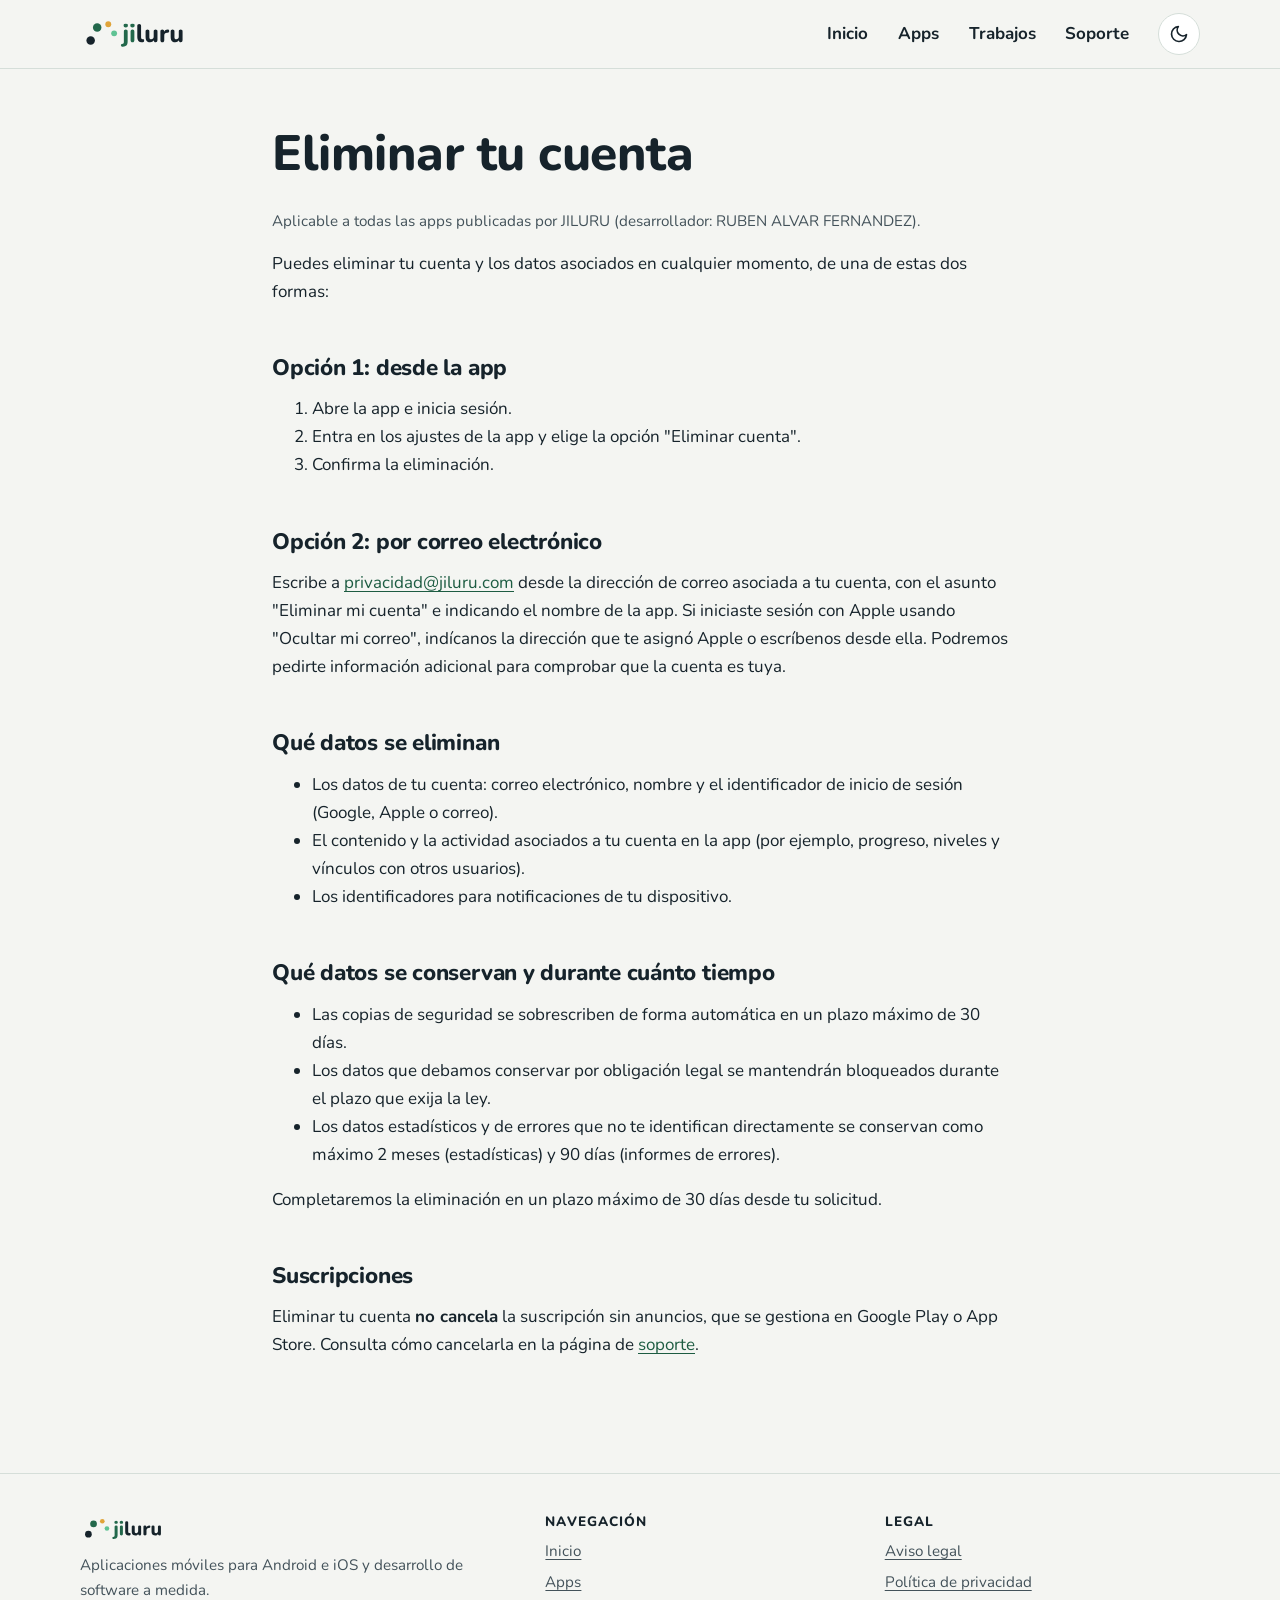
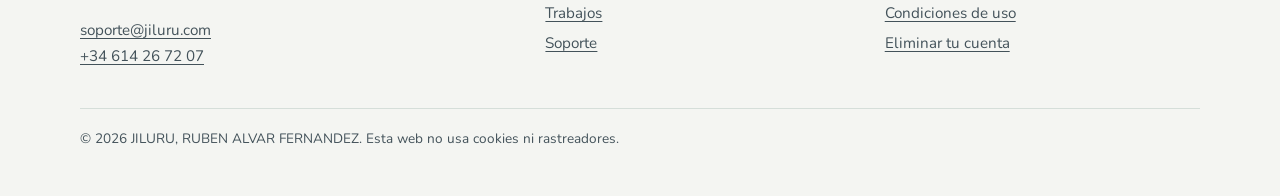
<file: eliminar-cuenta/index.html>
<!DOCTYPE html>
<html lang="es">
<head>
  <meta charset="utf-8">
  <meta name="viewport" content="width=device-width, initial-scale=1">
  <title>Eliminar tu cuenta | JILURU</title>
  <meta name="description" content="Cómo eliminar tu cuenta y tus datos de las apps de JILURU.">
  <link rel="canonical" href="https://jiluru.com/eliminar-cuenta/">
  <!-- Idiomas: cuando exista la versión en inglés (carpeta /en/), descomenta la línea "en". -->
  <link rel="alternate" hreflang="es" href="https://jiluru.com/eliminar-cuenta/">
  <!-- <link rel="alternate" hreflang="en" href="https://jiluru.com/en/eliminar-cuenta/"> -->
  <link rel="alternate" hreflang="x-default" href="https://jiluru.com/eliminar-cuenta/">

  <!-- Compartir en redes (Open Graph) -->
  <meta property="og:type" content="website">
  <meta property="og:site_name" content="JILURU">
  <meta property="og:locale" content="es_ES">
  <meta property="og:title" content="Eliminar tu cuenta | JILURU">
  <meta property="og:description" content="Cómo eliminar tu cuenta y tus datos de las apps de JILURU.">
  <meta property="og:url" content="https://jiluru.com/eliminar-cuenta/">
  <meta property="og:image" content="https://jiluru.com/assets/img/og-jiluru.png">
  <meta property="og:image:width" content="1200">
  <meta property="og:image:height" content="630">
  <meta property="og:image:alt" content="Logotipo de JILURU">
  <meta name="twitter:card" content="summary_large_image">

  <!-- Iconos -->
  <link rel="icon" href="../favicon.ico" sizes="32x32">
  <link rel="icon" href="../favicon.svg" type="image/svg+xml">
  <link rel="apple-touch-icon" href="../apple-touch-icon.png">
  <link rel="manifest" href="../site.webmanifest">
  <meta name="theme-color" content="#22684B">

  <link rel="stylesheet" href="../assets/css/estilos.css">
  <script>try{var t=localStorage.getItem("jiluru-tema");if(t)document.documentElement.setAttribute("data-tema",t)}catch(e){}</script>
  <script src="../assets/js/principal.js" defer></script>
</head>
<body>
  <a class="saltar" href="#contenido">Saltar al contenido</a>

  <header class="cabecera">
    <div class="contenedor">
      <a class="marca" href="../" aria-label="JILURU, ir al inicio">
        <img class="logo-claro" src="../assets/img/logo-jiluru.svg" alt="JILURU" width="110" height="38">
        <img class="logo-oscuro" src="../assets/img/logo-jiluru-oscuro.svg" alt="JILURU" width="110" height="38">
      </a>
      <nav class="menu" aria-label="Principal">
        <ul>
          <li><a href="../">Inicio</a></li>
          <li><a href="../apps/">Apps</a></li>
          <li><a href="../trabajos/">Trabajos</a></li>
          <li><a href="../soporte/">Soporte</a></li>
        </ul>
      </nav>
      <button class="boton-tema" type="button" aria-pressed="false" title="Cambiar modo claro u oscuro">
        <span class="solo-lectores">Modo oscuro</span>
        <svg class="icono-luna" viewBox="0 0 24 24" fill="none" stroke="currentColor" stroke-width="2" stroke-linecap="round" stroke-linejoin="round" aria-hidden="true"><path d="M21 12.8A9 9 0 1 1 11.2 3a7 7 0 0 0 9.8 9.8z"/></svg>
        <svg class="icono-sol" viewBox="0 0 24 24" fill="none" stroke="currentColor" stroke-width="2" stroke-linecap="round" stroke-linejoin="round" aria-hidden="true"><circle cx="12" cy="12" r="4.5"/><path d="M12 2v2M12 20v2M4.9 4.9l1.4 1.4M17.7 17.7l1.4 1.4M2 12h2M20 12h2M4.9 19.1l1.4-1.4M17.7 6.3l1.4-1.4"/></svg>
      </button>
    </div>
  </header>

  <main id="contenido">
    <section class="legal">
      <div class="contenedor texto-largo">
        <h1>Eliminar tu cuenta</h1>
        <p class="fecha">Aplicable a todas las apps publicadas por JILURU (desarrollador: RUBEN ALVAR FERNANDEZ).</p>

        <p>Puedes eliminar tu cuenta y los datos asociados en cualquier momento, de una de estas dos formas:</p>

        <h2>Opción 1: desde la app</h2>
        <ol>
          <li>Abre la app e inicia sesión.</li>
          <li>Entra en los ajustes de la app y elige la opción "Eliminar cuenta".</li>
          <li>Confirma la eliminación.</li>
        </ol>

        <h2>Opción 2: por correo electrónico</h2>
        <p>Escribe a <a href="mailto:privacidad@jiluru.com?subject=Eliminar%20mi%20cuenta">privacidad@jiluru.com</a> desde la dirección de correo asociada a tu cuenta, con el asunto "Eliminar mi cuenta" e indicando el nombre de la app. Si iniciaste sesión con Apple usando "Ocultar mi correo", indícanos la dirección que te asignó Apple o escríbenos desde ella. Podremos pedirte información adicional para comprobar que la cuenta es tuya.</p>

        <h2>Qué datos se eliminan</h2>
        <ul>
          <li>Los datos de tu cuenta: correo electrónico, nombre y el identificador de inicio de sesión (Google, Apple o correo).</li>
          <li>El contenido y la actividad asociados a tu cuenta en la app (por ejemplo, progreso, niveles y vínculos con otros usuarios).</li>
          <li>Los identificadores para notificaciones de tu dispositivo.</li>
        </ul>

        <h2>Qué datos se conservan y durante cuánto tiempo</h2>
        <ul>
          <li>Las copias de seguridad se sobrescriben de forma automática en un plazo máximo de 30 días.</li>
          <li>Los datos que debamos conservar por obligación legal se mantendrán bloqueados durante el plazo que exija la ley.</li>
          <li>Los datos estadísticos y de errores que no te identifican directamente se conservan como máximo 2 meses (estadísticas) y 90 días (informes de errores).</li>
        </ul>
        <p>Completaremos la eliminación en un plazo máximo de 30 días desde tu solicitud.</p>

        <h2>Suscripciones</h2>
        <p>Eliminar tu cuenta <strong>no cancela</strong> la suscripción sin anuncios, que se gestiona en Google Play o App Store. Consulta cómo cancelarla en la página de <a href="../soporte/">soporte</a>.</p>
      </div>
    </section>

  </main>

  <footer class="pie">
    <div class="contenedor">
      <div>
        <img class="logo-claro" src="../assets/img/logo-jiluru.svg" alt="JILURU" width="87" height="30" loading="lazy">
        <img class="logo-oscuro" src="../assets/img/logo-jiluru-oscuro.svg" alt="JILURU" width="87" height="30" loading="lazy">
        <p>Aplicaciones móviles para Android e iOS y desarrollo de software a medida.</p>
        <p><a href="mailto:soporte@jiluru.com">soporte@jiluru.com</a><br><a href="tel:+34614267207">+34 614 26 72 07</a></p>
      </div>
      <div>
        <h2>Navegación</h2>
        <ul>
          <li><a href="../">Inicio</a></li>
          <li><a href="../apps/">Apps</a></li>
          <li><a href="../trabajos/">Trabajos</a></li>
          <li><a href="../soporte/">Soporte</a></li>
        </ul>
      </div>
      <div>
        <h2>Legal</h2>
        <ul>
          <li><a href="../aviso-legal/">Aviso legal</a></li>
          <li><a href="../privacidad/">Política de privacidad</a></li>
          <li><a href="../condiciones/">Condiciones de uso</a></li>
          <li><a href="../eliminar-cuenta/">Eliminar tu cuenta</a></li>
        </ul>
      </div>
      <p class="legal-final">&copy; <span data-anio>2026</span> JILURU, RUBEN ALVAR FERNANDEZ. Esta web no usa cookies ni rastreadores.</p>
    </div>
  </footer>
</body>
</html>
</file>
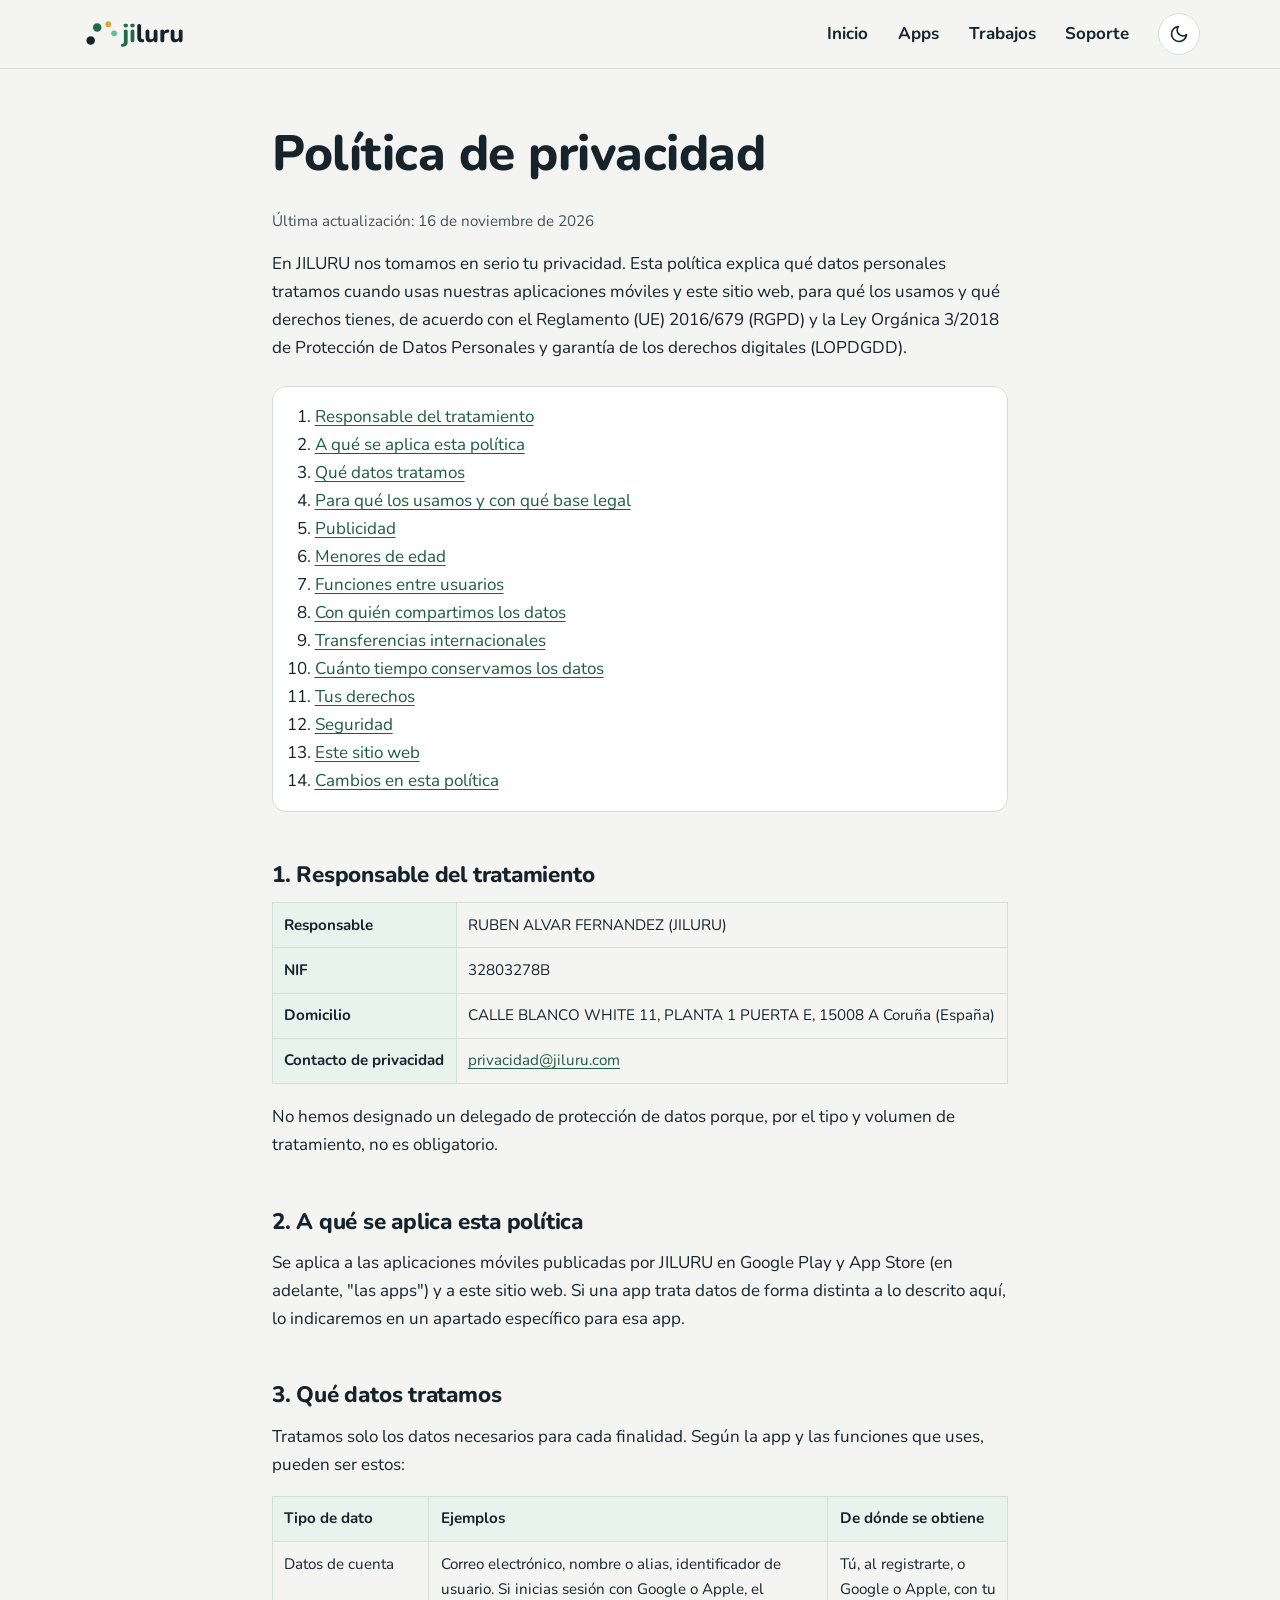
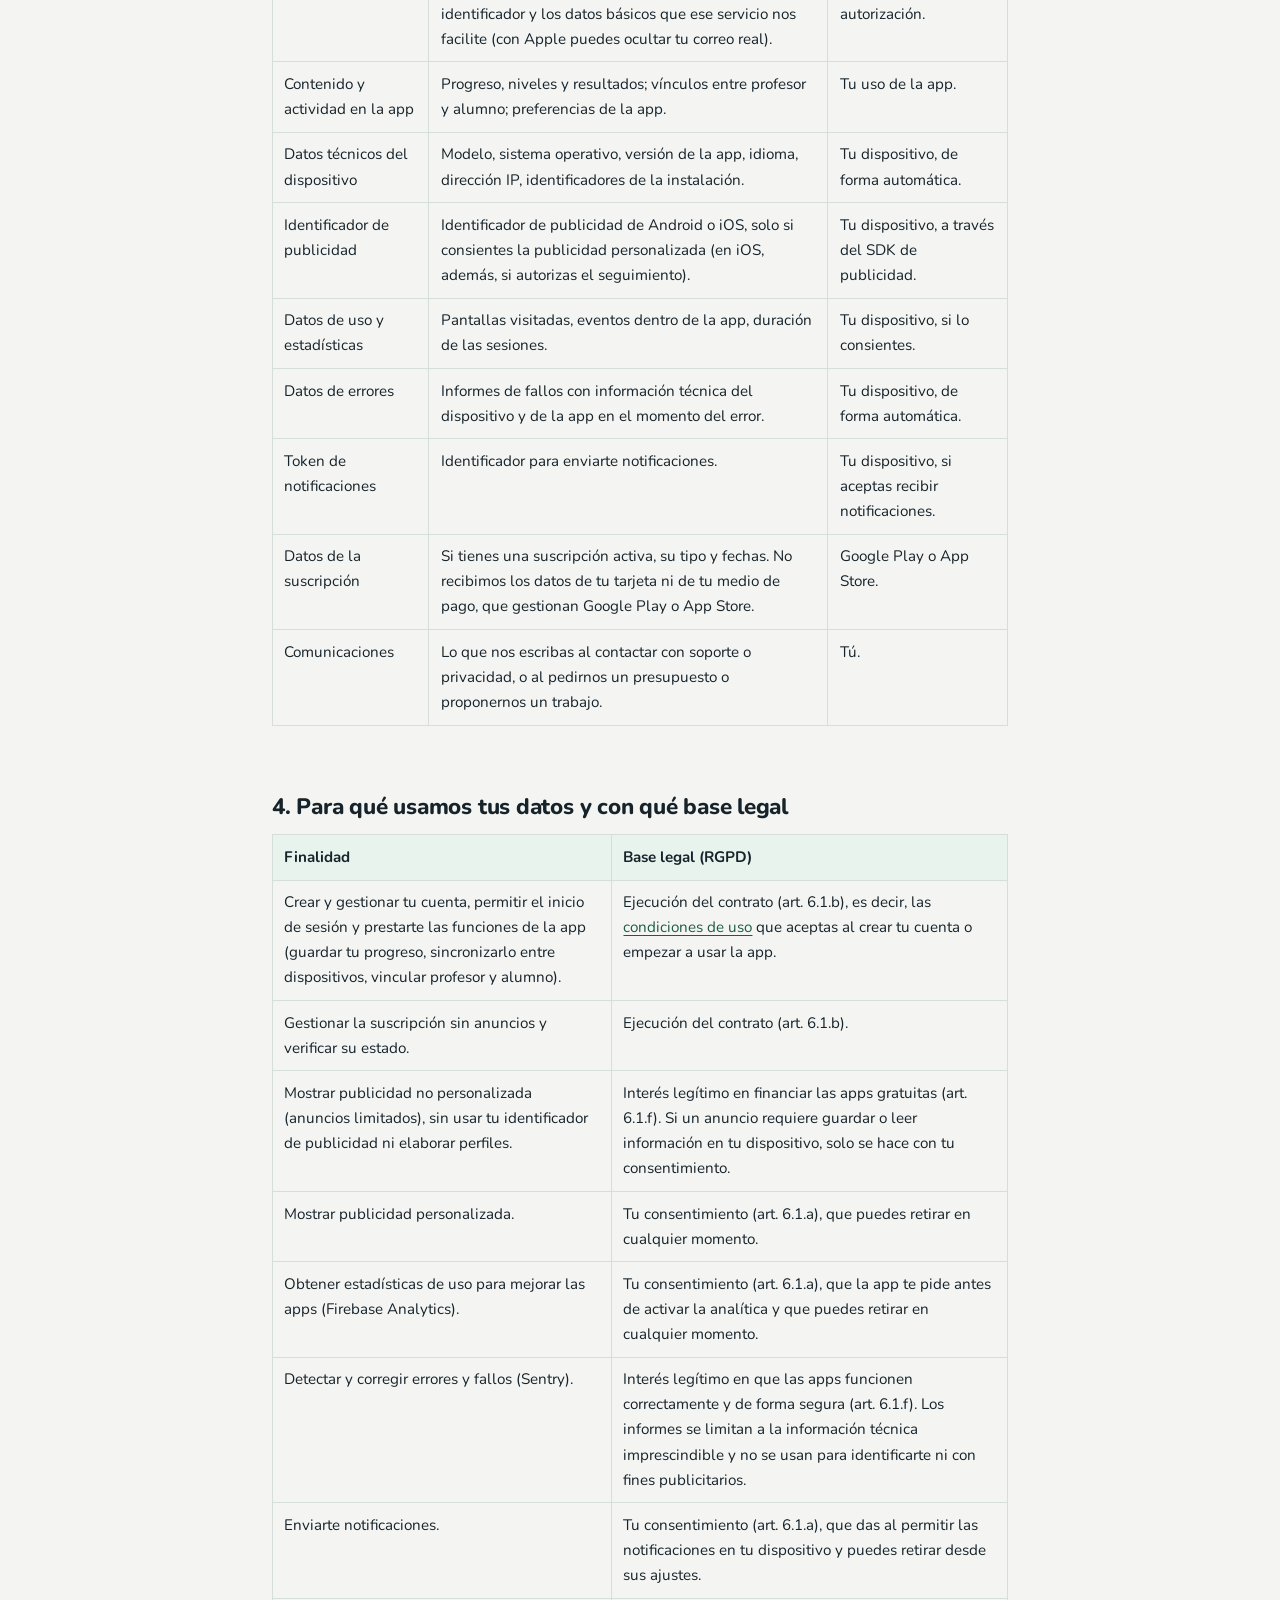
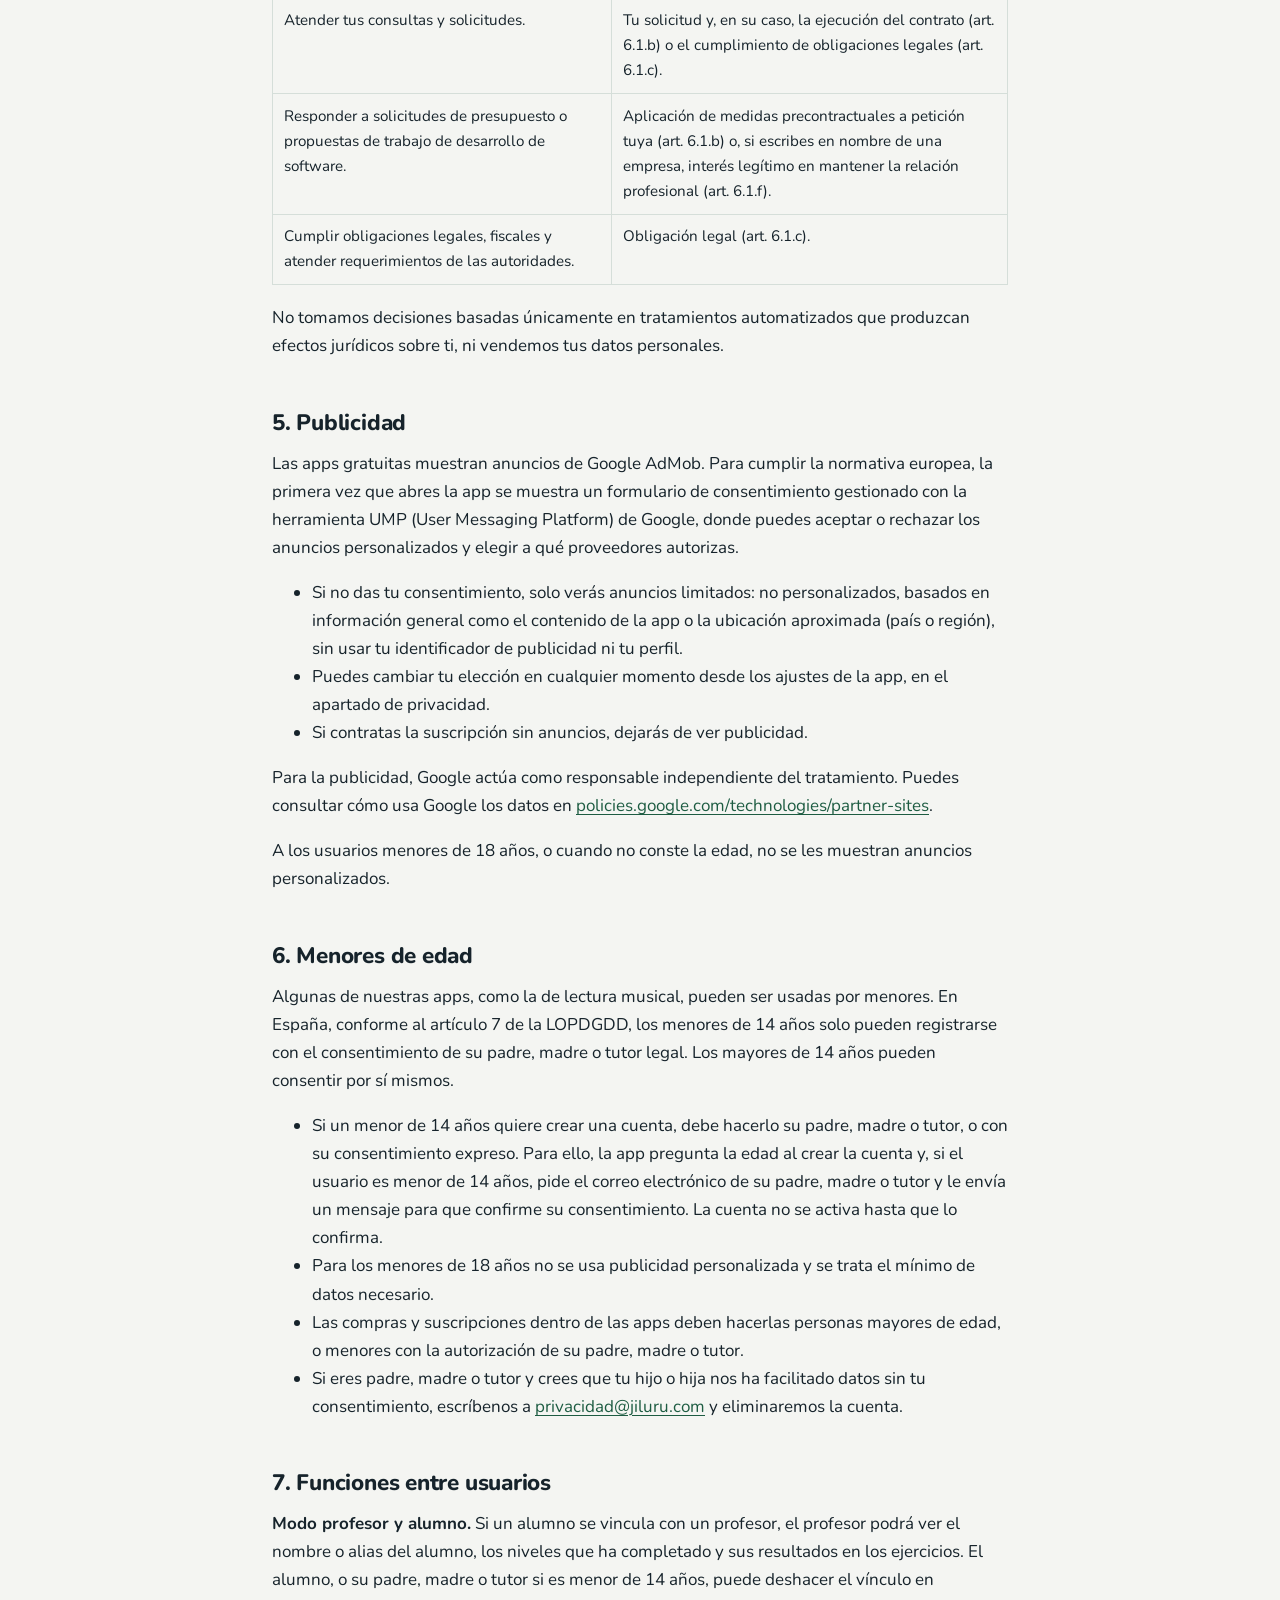
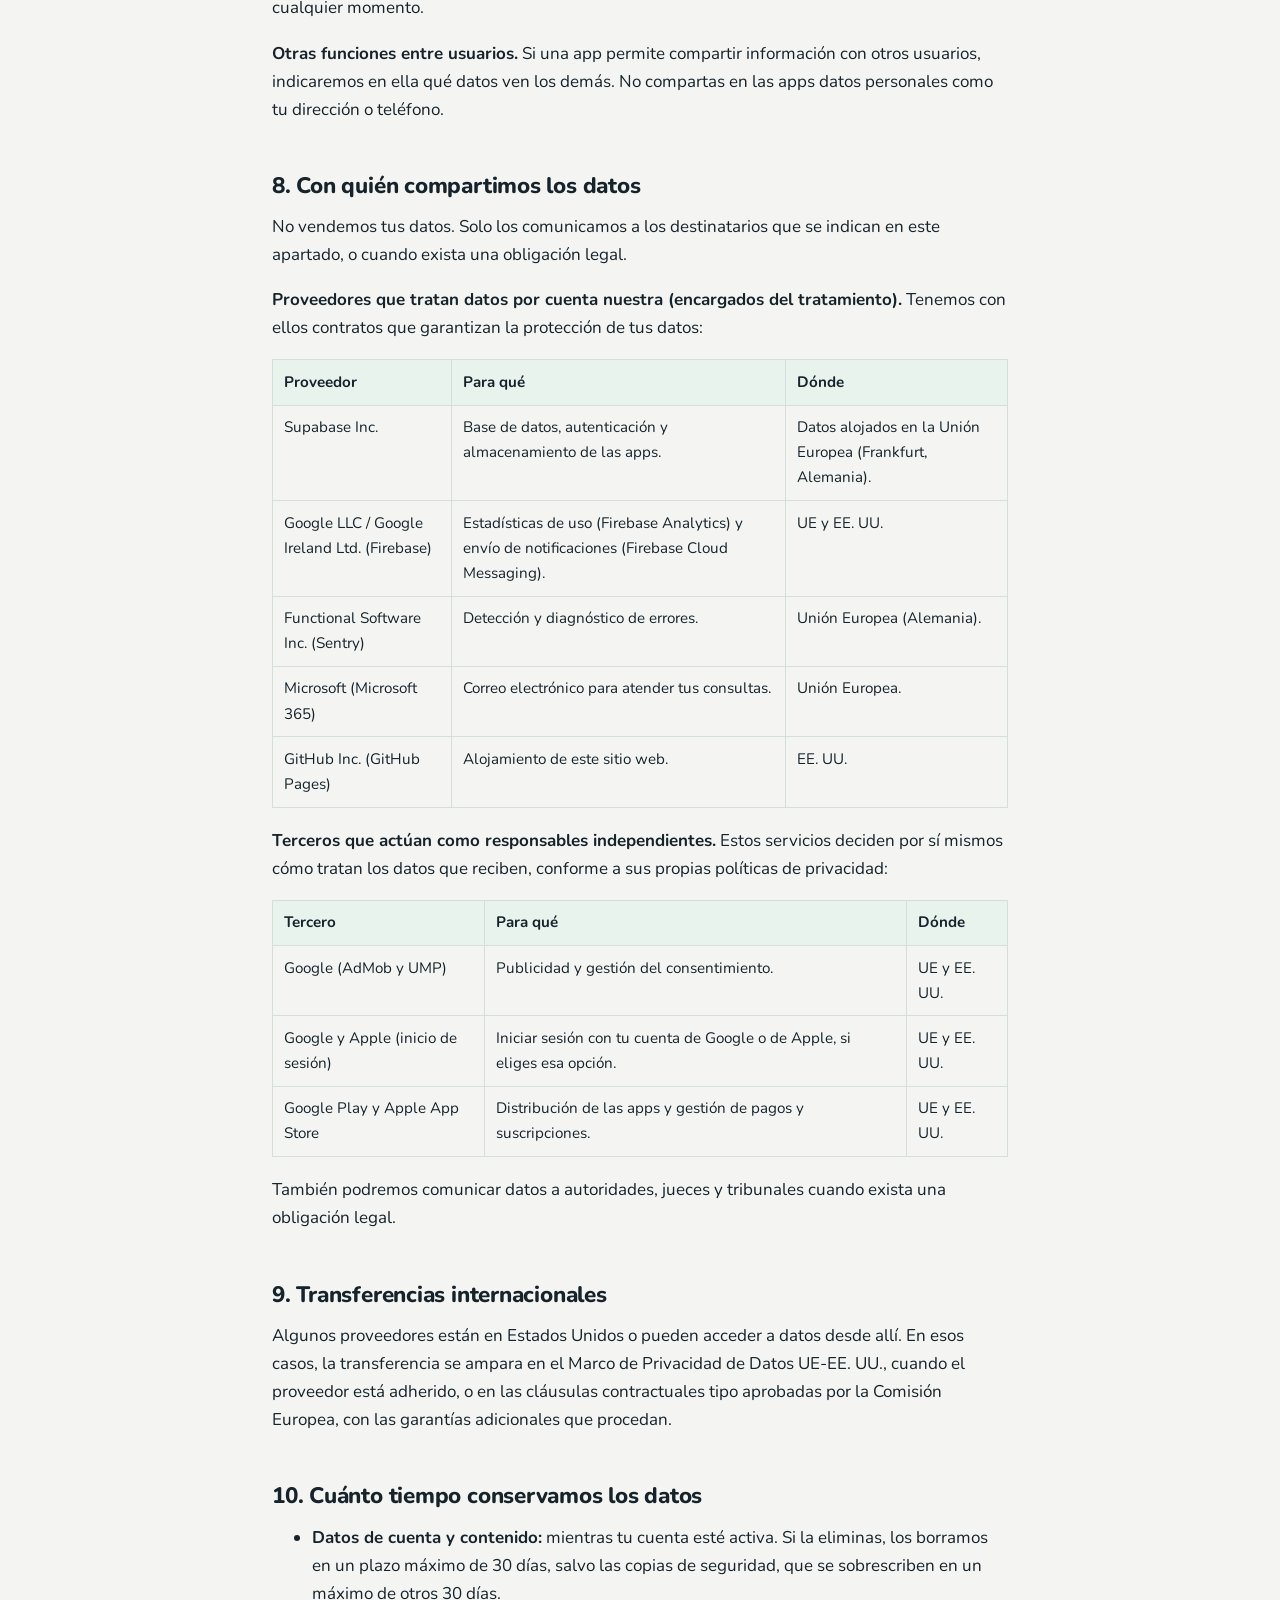
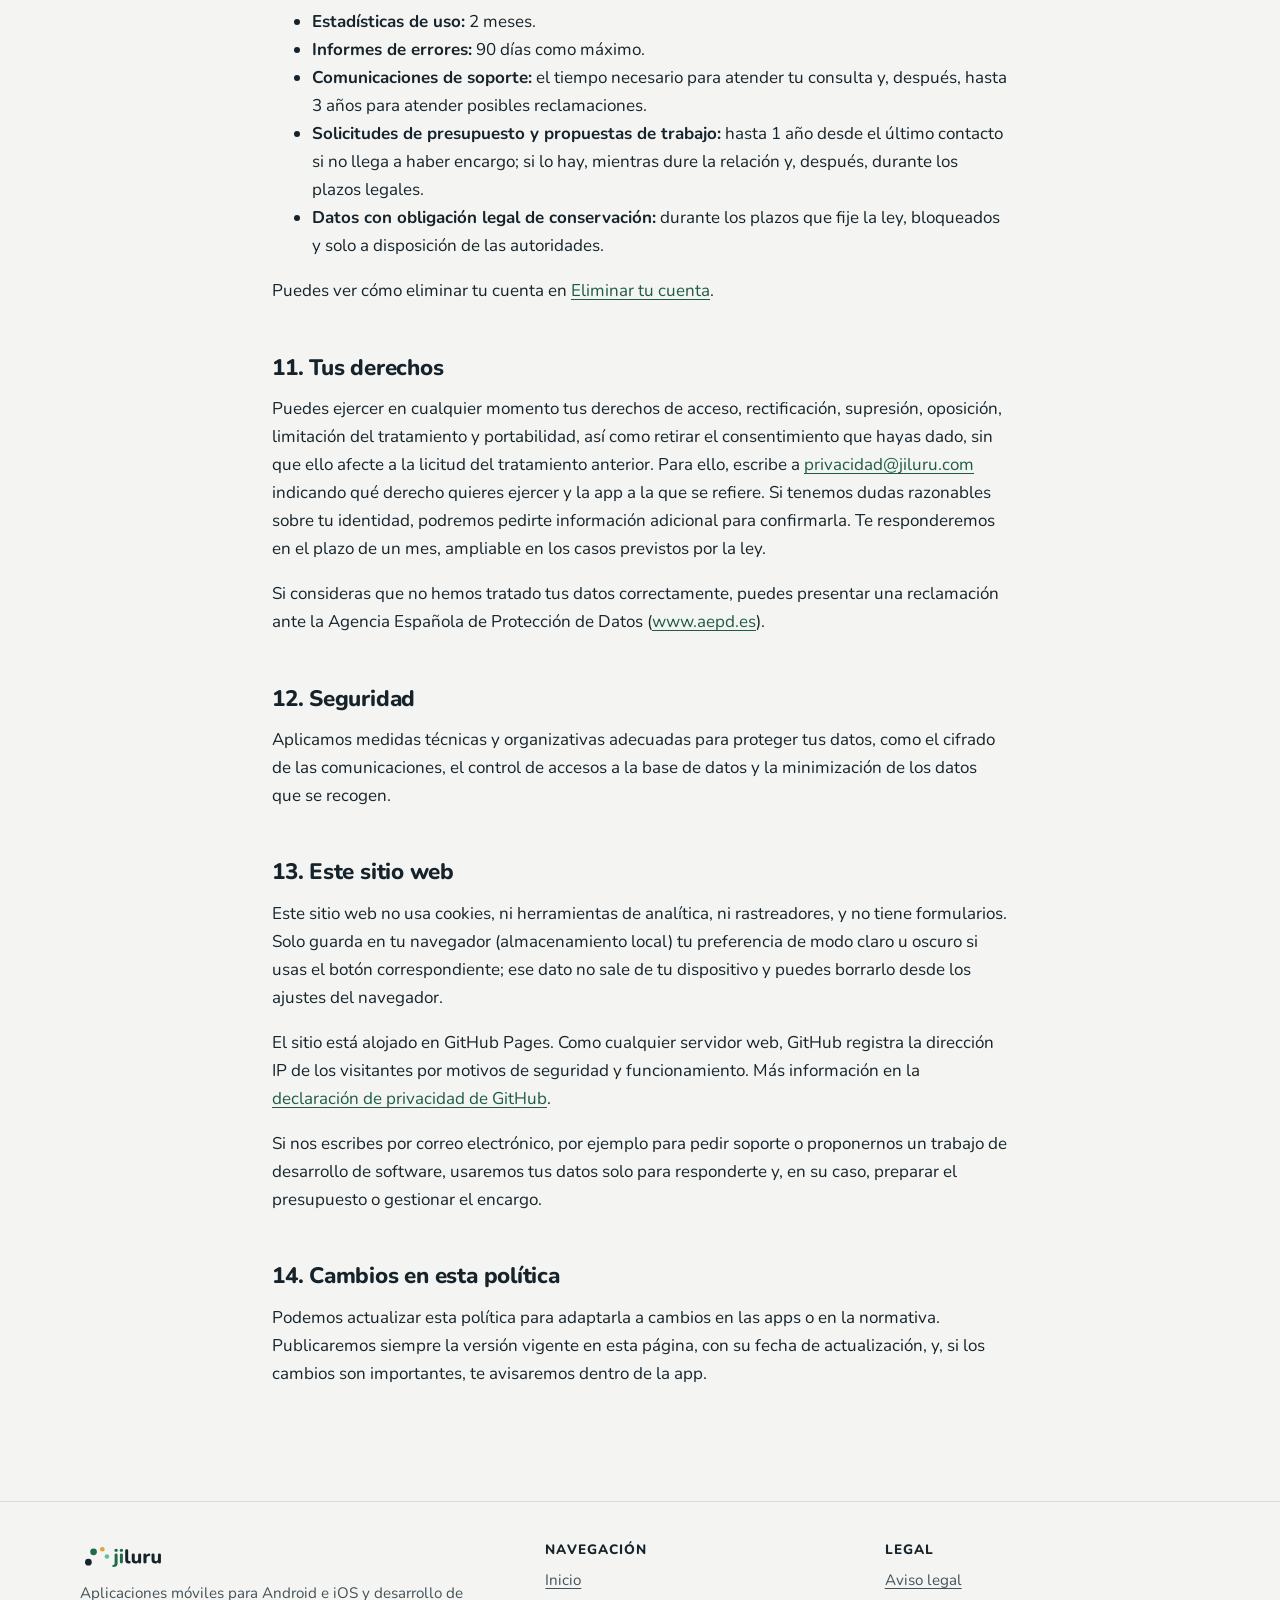
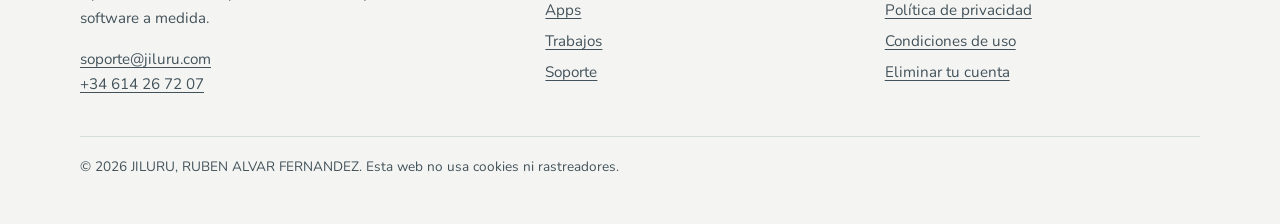
<file: privacidad/index.html>
<!DOCTYPE html>
<html lang="es">
<head>
  <meta charset="utf-8">
  <meta name="viewport" content="width=device-width, initial-scale=1">
  <title>Política de privacidad | JILURU</title>
  <meta name="description" content="Política de privacidad de las apps y la web de JILURU (RGPD y LOPDGDD).">
  <link rel="canonical" href="https://jiluru.com/privacidad/">
  <!-- Idiomas: cuando exista la versión en inglés (carpeta /en/), descomenta la línea "en". -->
  <link rel="alternate" hreflang="es" href="https://jiluru.com/privacidad/">
  <!-- <link rel="alternate" hreflang="en" href="https://jiluru.com/en/privacidad/"> -->
  <link rel="alternate" hreflang="x-default" href="https://jiluru.com/privacidad/">

  <!-- Compartir en redes (Open Graph) -->
  <meta property="og:type" content="website">
  <meta property="og:site_name" content="JILURU">
  <meta property="og:locale" content="es_ES">
  <meta property="og:title" content="Política de privacidad | JILURU">
  <meta property="og:description" content="Política de privacidad de las apps y la web de JILURU (RGPD y LOPDGDD).">
  <meta property="og:url" content="https://jiluru.com/privacidad/">
  <meta property="og:image" content="https://jiluru.com/assets/img/og-jiluru.png">
  <meta property="og:image:width" content="1200">
  <meta property="og:image:height" content="630">
  <meta property="og:image:alt" content="Logotipo de JILURU">
  <meta name="twitter:card" content="summary_large_image">

  <!-- Iconos -->
  <link rel="icon" href="../favicon.ico" sizes="32x32">
  <link rel="icon" href="../favicon.svg" type="image/svg+xml">
  <link rel="apple-touch-icon" href="../apple-touch-icon.png">
  <link rel="manifest" href="../site.webmanifest">
  <meta name="theme-color" content="#22684B">

  <link rel="stylesheet" href="../assets/css/estilos.css">
  <script>try{var t=localStorage.getItem("jiluru-tema");if(t)document.documentElement.setAttribute("data-tema",t)}catch(e){}</script>
  <script src="../assets/js/principal.js" defer></script>
</head>
<body>
  <a class="saltar" href="#contenido">Saltar al contenido</a>

  <header class="cabecera">
    <div class="contenedor">
      <a class="marca" href="../" aria-label="JILURU, ir al inicio">
        <img class="logo-claro" src="../assets/img/logo-jiluru.svg" alt="JILURU" width="110" height="38">
        <img class="logo-oscuro" src="../assets/img/logo-jiluru-oscuro.svg" alt="JILURU" width="110" height="38">
      </a>
      <nav class="menu" aria-label="Principal">
        <ul>
          <li><a href="../">Inicio</a></li>
          <li><a href="../apps/">Apps</a></li>
          <li><a href="../trabajos/">Trabajos</a></li>
          <li><a href="../soporte/">Soporte</a></li>
        </ul>
      </nav>
      <button class="boton-tema" type="button" aria-pressed="false" title="Cambiar modo claro u oscuro">
        <span class="solo-lectores">Modo oscuro</span>
        <svg class="icono-luna" viewBox="0 0 24 24" fill="none" stroke="currentColor" stroke-width="2" stroke-linecap="round" stroke-linejoin="round" aria-hidden="true"><path d="M21 12.8A9 9 0 1 1 11.2 3a7 7 0 0 0 9.8 9.8z"/></svg>
        <svg class="icono-sol" viewBox="0 0 24 24" fill="none" stroke="currentColor" stroke-width="2" stroke-linecap="round" stroke-linejoin="round" aria-hidden="true"><circle cx="12" cy="12" r="4.5"/><path d="M12 2v2M12 20v2M4.9 4.9l1.4 1.4M17.7 17.7l1.4 1.4M2 12h2M20 12h2M4.9 19.1l1.4-1.4M17.7 6.3l1.4-1.4"/></svg>
      </button>
    </div>
  </header>

  <main id="contenido">
    <section class="legal">
      <div class="contenedor texto-largo">
        <h1>Política de privacidad</h1>
        <p class="fecha">Última actualización: 16 de noviembre de 2026</p>

        <p>En JILURU nos tomamos en serio tu privacidad. Esta política explica qué datos personales tratamos cuando usas nuestras aplicaciones móviles y este sitio web, para qué los usamos y qué derechos tienes, de acuerdo con el Reglamento (UE) 2016/679 (RGPD) y la Ley Orgánica 3/2018 de Protección de Datos Personales y garantía de los derechos digitales (LOPDGDD).</p>

        <nav class="indice" aria-label="Índice">
          <ol>
            <li><a href="#responsable">Responsable del tratamiento</a></li>
            <li><a href="#ambito">A qué se aplica esta política</a></li>
            <li><a href="#datos">Qué datos tratamos</a></li>
            <li><a href="#finalidades">Para qué los usamos y con qué base legal</a></li>
            <li><a href="#publicidad">Publicidad</a></li>
            <li><a href="#menores">Menores de edad</a></li>
            <li><a href="#usuarios">Funciones entre usuarios</a></li>
            <li><a href="#destinatarios">Con quién compartimos los datos</a></li>
            <li><a href="#transferencias">Transferencias internacionales</a></li>
            <li><a href="#conservacion">Cuánto tiempo conservamos los datos</a></li>
            <li><a href="#derechos">Tus derechos</a></li>
            <li><a href="#seguridad">Seguridad</a></li>
            <li><a href="#web">Este sitio web</a></li>
            <li><a href="#cambios">Cambios en esta política</a></li>
          </ol>
        </nav>

        <h2 id="responsable">1. Responsable del tratamiento</h2>
        <div class="tabla-scroll">
          <table>
            <tr><th scope="row">Responsable</th><td>RUBEN ALVAR FERNANDEZ (JILURU)</td></tr>
            <tr><th scope="row">NIF</th><td>32803278B</td></tr>
            <tr><th scope="row">Domicilio</th><td>CALLE BLANCO WHITE 11, PLANTA 1 PUERTA E, 15008 A Coruña (España)</td></tr>
            <tr><th scope="row">Contacto de privacidad</th><td><a href="mailto:privacidad@jiluru.com">privacidad@jiluru.com</a></td></tr>
          </table>
        </div>
        <p>No hemos designado un delegado de protección de datos porque, por el tipo y volumen de tratamiento, no es obligatorio.</p>

        <h2 id="ambito">2. A qué se aplica esta política</h2>
        <p>Se aplica a las aplicaciones móviles publicadas por JILURU en Google Play y App Store (en adelante, "las apps") y a este sitio web. Si una app trata datos de forma distinta a lo descrito aquí, lo indicaremos en un apartado específico para esa app.</p>

        <h2 id="datos">3. Qué datos tratamos</h2>
        <p>Tratamos solo los datos necesarios para cada finalidad. Según la app y las funciones que uses, pueden ser estos:</p>
        <div class="tabla-scroll">
          <table>
            <thead><tr><th scope="col">Tipo de dato</th><th scope="col">Ejemplos</th><th scope="col">De dónde se obtiene</th></tr></thead>
            <tbody>
              <tr><td>Datos de cuenta</td><td>Correo electrónico, nombre o alias, identificador de usuario. Si inicias sesión con Google o Apple, el identificador y los datos básicos que ese servicio nos facilite (con Apple puedes ocultar tu correo real).</td><td>Tú, al registrarte, o Google o Apple, con tu autorización.</td></tr>
              <tr><td>Contenido y actividad en la app</td><td>Progreso, niveles y resultados; vínculos entre profesor y alumno; preferencias de la app.</td><td>Tu uso de la app.</td></tr>
              <tr><td>Datos técnicos del dispositivo</td><td>Modelo, sistema operativo, versión de la app, idioma, dirección IP, identificadores de la instalación.</td><td>Tu dispositivo, de forma automática.</td></tr>
              <tr><td>Identificador de publicidad</td><td>Identificador de publicidad de Android o iOS, solo si consientes la publicidad personalizada (en iOS, además, si autorizas el seguimiento).</td><td>Tu dispositivo, a través del SDK de publicidad.</td></tr>
              <tr><td>Datos de uso y estadísticas</td><td>Pantallas visitadas, eventos dentro de la app, duración de las sesiones.</td><td>Tu dispositivo, si lo consientes.</td></tr>
              <tr><td>Datos de errores</td><td>Informes de fallos con información técnica del dispositivo y de la app en el momento del error.</td><td>Tu dispositivo, de forma automática.</td></tr>
              <tr><td>Token de notificaciones</td><td>Identificador para enviarte notificaciones.</td><td>Tu dispositivo, si aceptas recibir notificaciones.</td></tr>
              <tr><td>Datos de la suscripción</td><td>Si tienes una suscripción activa, su tipo y fechas. No recibimos los datos de tu tarjeta ni de tu medio de pago, que gestionan Google Play o App Store.</td><td>Google Play o App Store.</td></tr>
              <tr><td>Comunicaciones</td><td>Lo que nos escribas al contactar con soporte o privacidad, o al pedirnos un presupuesto o proponernos un trabajo.</td><td>Tú.</td></tr>
            </tbody>
          </table>
        </div>

        <h2 id="finalidades">4. Para qué usamos tus datos y con qué base legal</h2>
        <div class="tabla-scroll">
          <table>
            <thead><tr><th scope="col">Finalidad</th><th scope="col">Base legal (RGPD)</th></tr></thead>
            <tbody>
              <tr><td>Crear y gestionar tu cuenta, permitir el inicio de sesión y prestarte las funciones de la app (guardar tu progreso, sincronizarlo entre dispositivos, vincular profesor y alumno).</td><td>Ejecución del contrato (art. 6.1.b), es decir, las <a href="../condiciones/">condiciones de uso</a> que aceptas al crear tu cuenta o empezar a usar la app.</td></tr>
              <tr><td>Gestionar la suscripción sin anuncios y verificar su estado.</td><td>Ejecución del contrato (art. 6.1.b).</td></tr>
              <tr><td>Mostrar publicidad no personalizada (anuncios limitados), sin usar tu identificador de publicidad ni elaborar perfiles.</td><td>Interés legítimo en financiar las apps gratuitas (art. 6.1.f). Si un anuncio requiere guardar o leer información en tu dispositivo, solo se hace con tu consentimiento.</td></tr>
              <tr><td>Mostrar publicidad personalizada.</td><td>Tu consentimiento (art. 6.1.a), que puedes retirar en cualquier momento.</td></tr>
              <tr><td>Obtener estadísticas de uso para mejorar las apps (Firebase Analytics).</td><td>Tu consentimiento (art. 6.1.a), que la app te pide antes de activar la analítica y que puedes retirar en cualquier momento.</td></tr>
              <tr><td>Detectar y corregir errores y fallos (Sentry).</td><td>Interés legítimo en que las apps funcionen correctamente y de forma segura (art. 6.1.f). Los informes se limitan a la información técnica imprescindible y no se usan para identificarte ni con fines publicitarios.</td></tr>
              <tr><td>Enviarte notificaciones.</td><td>Tu consentimiento (art. 6.1.a), que das al permitir las notificaciones en tu dispositivo y puedes retirar desde sus ajustes.</td></tr>
              <tr><td>Atender tus consultas y solicitudes.</td><td>Tu solicitud y, en su caso, la ejecución del contrato (art. 6.1.b) o el cumplimiento de obligaciones legales (art. 6.1.c).</td></tr>
              <tr><td>Responder a solicitudes de presupuesto o propuestas de trabajo de desarrollo de software.</td><td>Aplicación de medidas precontractuales a petición tuya (art. 6.1.b) o, si escribes en nombre de una empresa, interés legítimo en mantener la relación profesional (art. 6.1.f).</td></tr>
              <tr><td>Cumplir obligaciones legales, fiscales y atender requerimientos de las autoridades.</td><td>Obligación legal (art. 6.1.c).</td></tr>
            </tbody>
          </table>
        </div>
        <p>No tomamos decisiones basadas únicamente en tratamientos automatizados que produzcan efectos jurídicos sobre ti, ni vendemos tus datos personales.</p>

        <h2 id="publicidad">5. Publicidad</h2>
        <p>Las apps gratuitas muestran anuncios de Google AdMob. Para cumplir la normativa europea, la primera vez que abres la app se muestra un formulario de consentimiento gestionado con la herramienta UMP (User Messaging Platform) de Google, donde puedes aceptar o rechazar los anuncios personalizados y elegir a qué proveedores autorizas.</p>
        <ul>
          <li>Si no das tu consentimiento, solo verás anuncios limitados: no personalizados, basados en información general como el contenido de la app o la ubicación aproximada (país o región), sin usar tu identificador de publicidad ni tu perfil.</li>
          <li>Puedes cambiar tu elección en cualquier momento desde los ajustes de la app, en el apartado de privacidad.</li>
          <li>Si contratas la suscripción sin anuncios, dejarás de ver publicidad.</li>
        </ul>
        <p>Para la publicidad, Google actúa como responsable independiente del tratamiento. Puedes consultar cómo usa Google los datos en <a href="https://policies.google.com/technologies/partner-sites?hl=es">policies.google.com/technologies/partner-sites</a>.</p>
        <p>A los usuarios menores de 18 años, o cuando no conste la edad, no se les muestran anuncios personalizados.</p>

        <h2 id="menores">6. Menores de edad</h2>
        <p>Algunas de nuestras apps, como la de lectura musical, pueden ser usadas por menores. En España, conforme al artículo 7 de la LOPDGDD, los menores de 14 años solo pueden registrarse con el consentimiento de su padre, madre o tutor legal. Los mayores de 14 años pueden consentir por sí mismos.</p>
        <ul>
          <li>Si un menor de 14 años quiere crear una cuenta, debe hacerlo su padre, madre o tutor, o con su consentimiento expreso. Para ello, la app pregunta la edad al crear la cuenta y, si el usuario es menor de 14 años, pide el correo electrónico de su padre, madre o tutor y le envía un mensaje para que confirme su consentimiento. La cuenta no se activa hasta que lo confirma.</li>
          <li>Para los menores de 18 años no se usa publicidad personalizada y se trata el mínimo de datos necesario.</li>
          <li>Las compras y suscripciones dentro de las apps deben hacerlas personas mayores de edad, o menores con la autorización de su padre, madre o tutor.</li>
          <li>Si eres padre, madre o tutor y crees que tu hijo o hija nos ha facilitado datos sin tu consentimiento, escríbenos a <a href="mailto:privacidad@jiluru.com">privacidad@jiluru.com</a> y eliminaremos la cuenta.</li>
        </ul>

        <h2 id="usuarios">7. Funciones entre usuarios</h2>
        <p><strong>Modo profesor y alumno.</strong> Si un alumno se vincula con un profesor, el profesor podrá ver el nombre o alias del alumno, los niveles que ha completado y sus resultados en los ejercicios. El alumno, o su padre, madre o tutor si es menor de 14 años, puede deshacer el vínculo en cualquier momento.</p>
        <p><strong>Otras funciones entre usuarios.</strong> Si una app permite compartir información con otros usuarios, indicaremos en ella qué datos ven los demás. No compartas en las apps datos personales como tu dirección o teléfono.</p>

        <h2 id="destinatarios">8. Con quién compartimos los datos</h2>
        <p>No vendemos tus datos. Solo los comunicamos a los destinatarios que se indican en este apartado, o cuando exista una obligación legal.</p>
        <p><strong>Proveedores que tratan datos por cuenta nuestra (encargados del tratamiento).</strong> Tenemos con ellos contratos que garantizan la protección de tus datos:</p>
        <div class="tabla-scroll">
          <table>
            <thead><tr><th scope="col">Proveedor</th><th scope="col">Para qué</th><th scope="col">Dónde</th></tr></thead>
            <tbody>
              <tr><td>Supabase Inc.</td><td>Base de datos, autenticación y almacenamiento de las apps.</td><td>Datos alojados en la Unión Europea (Frankfurt, Alemania).</td></tr>
              <tr><td>Google LLC / Google Ireland Ltd. (Firebase)</td><td>Estadísticas de uso (Firebase Analytics) y envío de notificaciones (Firebase Cloud Messaging).</td><td>UE y EE. UU.</td></tr>
              <tr><td>Functional Software Inc. (Sentry)</td><td>Detección y diagnóstico de errores.</td><td>Unión Europea (Alemania).</td></tr>
              <tr><td>Microsoft (Microsoft 365)</td><td>Correo electrónico para atender tus consultas.</td><td>Unión Europea.</td></tr>
              <tr><td>GitHub Inc. (GitHub Pages)</td><td>Alojamiento de este sitio web.</td><td>EE. UU.</td></tr>
            </tbody>
          </table>
        </div>
        <p><strong>Terceros que actúan como responsables independientes.</strong> Estos servicios deciden por sí mismos cómo tratan los datos que reciben, conforme a sus propias políticas de privacidad:</p>
        <div class="tabla-scroll">
          <table>
            <thead><tr><th scope="col">Tercero</th><th scope="col">Para qué</th><th scope="col">Dónde</th></tr></thead>
            <tbody>
              <tr><td>Google (AdMob y UMP)</td><td>Publicidad y gestión del consentimiento.</td><td>UE y EE. UU.</td></tr>
              <tr><td>Google y Apple (inicio de sesión)</td><td>Iniciar sesión con tu cuenta de Google o de Apple, si eliges esa opción.</td><td>UE y EE. UU.</td></tr>
              <tr><td>Google Play y Apple App Store</td><td>Distribución de las apps y gestión de pagos y suscripciones.</td><td>UE y EE. UU.</td></tr>
            </tbody>
          </table>
        </div>
        <p>También podremos comunicar datos a autoridades, jueces y tribunales cuando exista una obligación legal.</p>

        <h2 id="transferencias">9. Transferencias internacionales</h2>
        <p>Algunos proveedores están en Estados Unidos o pueden acceder a datos desde allí. En esos casos, la transferencia se ampara en el Marco de Privacidad de Datos UE-EE. UU., cuando el proveedor está adherido, o en las cláusulas contractuales tipo aprobadas por la Comisión Europea, con las garantías adicionales que procedan.</p>

        <h2 id="conservacion">10. Cuánto tiempo conservamos los datos</h2>
        <ul>
          <li><strong>Datos de cuenta y contenido:</strong> mientras tu cuenta esté activa. Si la eliminas, los borramos en un plazo máximo de 30 días, salvo las copias de seguridad, que se sobrescriben en un máximo de otros 30 días.</li>
          <li><strong>Estadísticas de uso:</strong> 2 meses.</li>
          <li><strong>Informes de errores:</strong> 90 días como máximo.</li>
          <li><strong>Comunicaciones de soporte:</strong> el tiempo necesario para atender tu consulta y, después, hasta 3 años para atender posibles reclamaciones.</li>
          <li><strong>Solicitudes de presupuesto y propuestas de trabajo:</strong> hasta 1 año desde el último contacto si no llega a haber encargo; si lo hay, mientras dure la relación y, después, durante los plazos legales.</li>
          <li><strong>Datos con obligación legal de conservación:</strong> durante los plazos que fije la ley, bloqueados y solo a disposición de las autoridades.</li>
        </ul>
        <p>Puedes ver cómo eliminar tu cuenta en <a href="../eliminar-cuenta/">Eliminar tu cuenta</a>.</p>

        <h2 id="derechos">11. Tus derechos</h2>
        <p>Puedes ejercer en cualquier momento tus derechos de acceso, rectificación, supresión, oposición, limitación del tratamiento y portabilidad, así como retirar el consentimiento que hayas dado, sin que ello afecte a la licitud del tratamiento anterior. Para ello, escribe a <a href="mailto:privacidad@jiluru.com">privacidad@jiluru.com</a> indicando qué derecho quieres ejercer y la app a la que se refiere. Si tenemos dudas razonables sobre tu identidad, podremos pedirte información adicional para confirmarla. Te responderemos en el plazo de un mes, ampliable en los casos previstos por la ley.</p>
        <p>Si consideras que no hemos tratado tus datos correctamente, puedes presentar una reclamación ante la Agencia Española de Protección de Datos (<a href="https://www.aepd.es">www.aepd.es</a>).</p>

        <h2 id="seguridad">12. Seguridad</h2>
        <p>Aplicamos medidas técnicas y organizativas adecuadas para proteger tus datos, como el cifrado de las comunicaciones, el control de accesos a la base de datos y la minimización de los datos que se recogen.</p>

        <h2 id="web">13. Este sitio web</h2>
        <p>Este sitio web no usa cookies, ni herramientas de analítica, ni rastreadores, y no tiene formularios. Solo guarda en tu navegador (almacenamiento local) tu preferencia de modo claro u oscuro si usas el botón correspondiente; ese dato no sale de tu dispositivo y puedes borrarlo desde los ajustes del navegador.</p>
        <p>El sitio está alojado en GitHub Pages. Como cualquier servidor web, GitHub registra la dirección IP de los visitantes por motivos de seguridad y funcionamiento. Más información en la <a href="https://docs.github.com/es/site-policy/privacy-policies/github-general-privacy-statement">declaración de privacidad de GitHub</a>.</p>
        <p>Si nos escribes por correo electrónico, por ejemplo para pedir soporte o proponernos un trabajo de desarrollo de software, usaremos tus datos solo para responderte y, en su caso, preparar el presupuesto o gestionar el encargo.</p>

        <h2 id="cambios">14. Cambios en esta política</h2>
        <p>Podemos actualizar esta política para adaptarla a cambios en las apps o en la normativa. Publicaremos siempre la versión vigente en esta página, con su fecha de actualización, y, si los cambios son importantes, te avisaremos dentro de la app.</p>
      </div>
    </section>

  </main>

  <footer class="pie">
    <div class="contenedor">
      <div>
        <img class="logo-claro" src="../assets/img/logo-jiluru.svg" alt="JILURU" width="87" height="30" loading="lazy">
        <img class="logo-oscuro" src="../assets/img/logo-jiluru-oscuro.svg" alt="JILURU" width="87" height="30" loading="lazy">
        <p>Aplicaciones móviles para Android e iOS y desarrollo de software a medida.</p>
        <p><a href="mailto:soporte@jiluru.com">soporte@jiluru.com</a><br><a href="tel:+34614267207">+34 614 26 72 07</a></p>
      </div>
      <div>
        <h2>Navegación</h2>
        <ul>
          <li><a href="../">Inicio</a></li>
          <li><a href="../apps/">Apps</a></li>
          <li><a href="../trabajos/">Trabajos</a></li>
          <li><a href="../soporte/">Soporte</a></li>
        </ul>
      </div>
      <div>
        <h2>Legal</h2>
        <ul>
          <li><a href="../aviso-legal/">Aviso legal</a></li>
          <li><a href="../privacidad/">Política de privacidad</a></li>
          <li><a href="../condiciones/">Condiciones de uso</a></li>
          <li><a href="../eliminar-cuenta/">Eliminar tu cuenta</a></li>
        </ul>
      </div>
      <p class="legal-final">&copy; <span data-anio>2026</span> JILURU, RUBEN ALVAR FERNANDEZ. Esta web no usa cookies ni rastreadores.</p>
    </div>
  </footer>
</body>
</html>
</file>
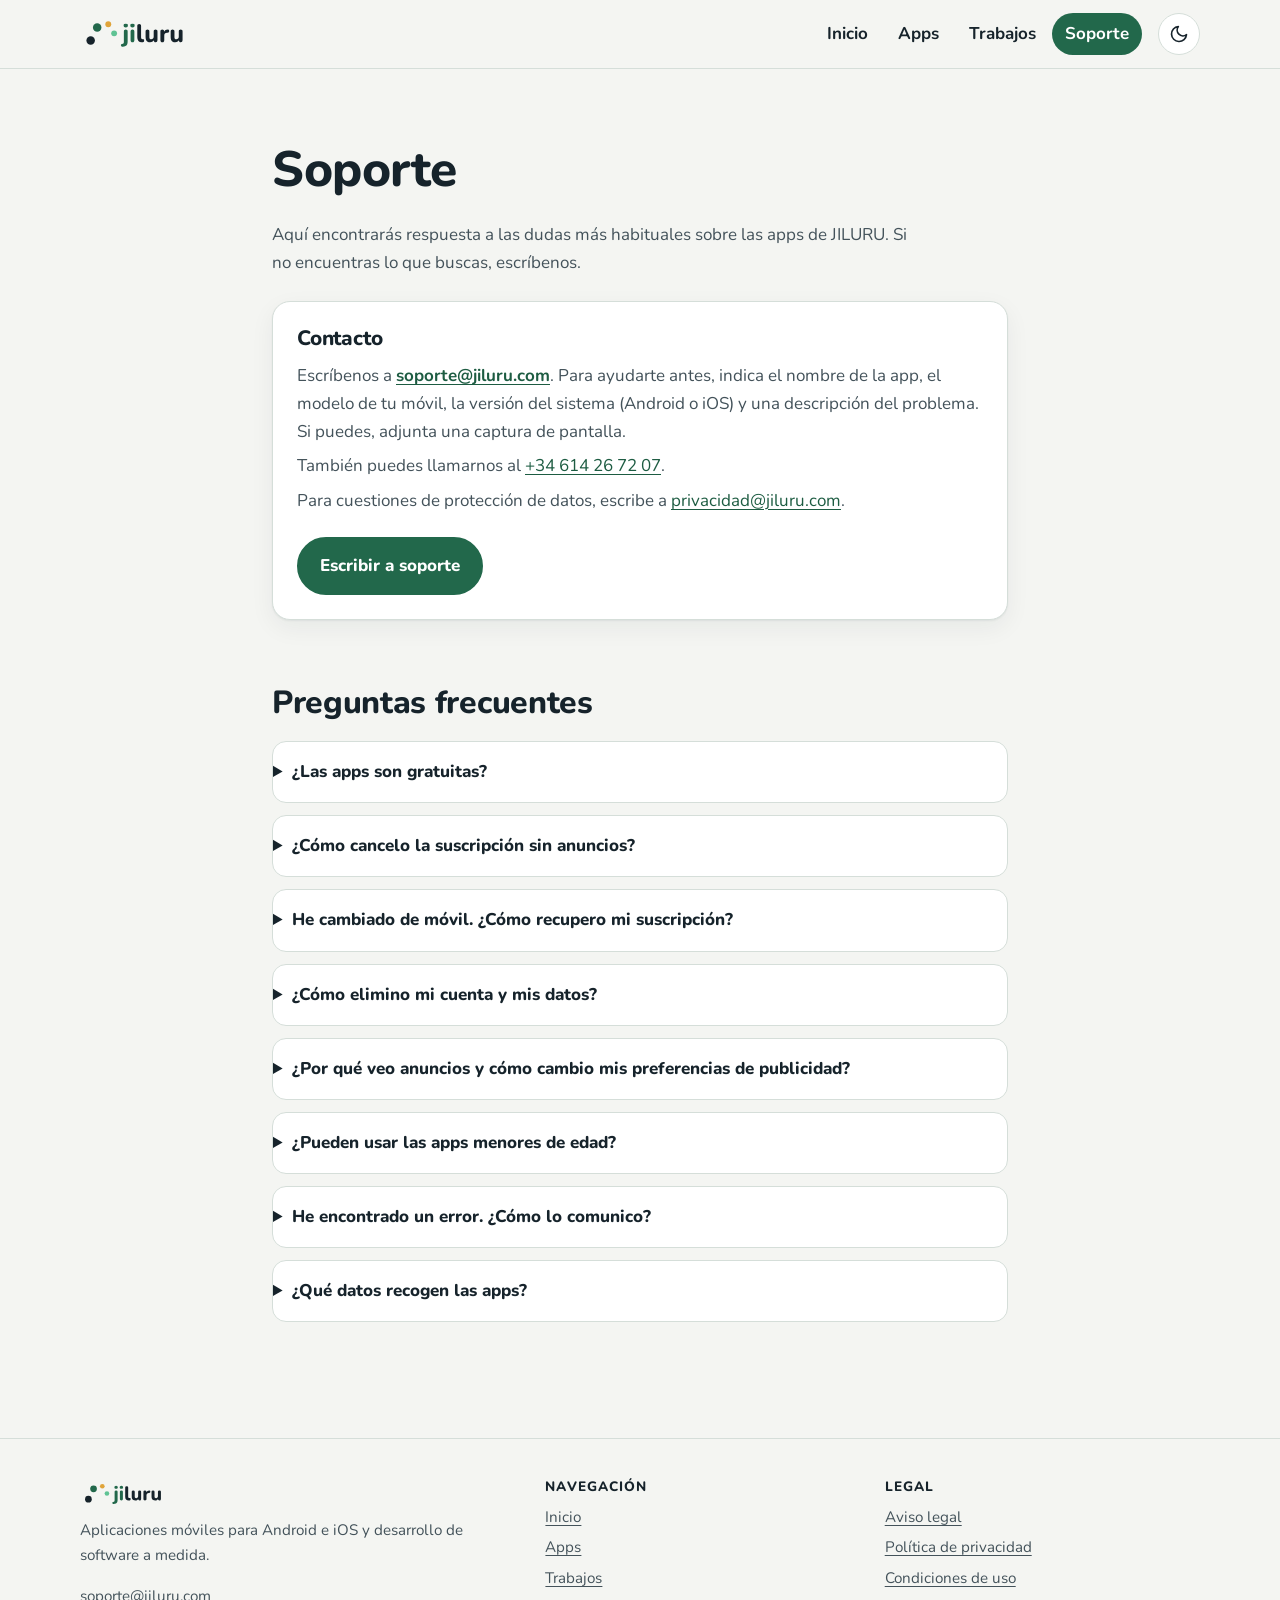
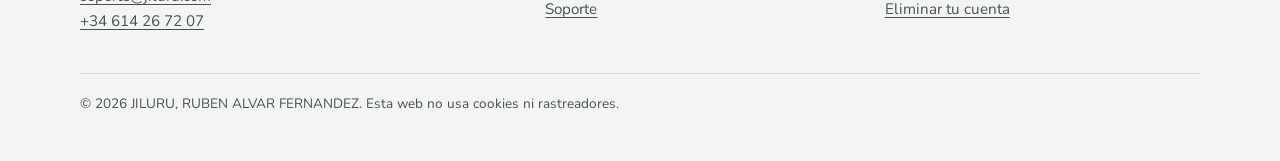
<file: soporte/index.html>
<!DOCTYPE html>
<html lang="es">
<head>
  <meta charset="utf-8">
  <meta name="viewport" content="width=device-width, initial-scale=1">
  <title>Soporte | JILURU</title>
  <meta name="description" content="Ayuda y preguntas frecuentes sobre las apps de JILURU. Contacto: soporte@jiluru.com.">
  <link rel="canonical" href="https://jiluru.com/soporte/">
  <!-- Idiomas: cuando exista la versión en inglés (carpeta /en/), descomenta la línea "en". -->
  <link rel="alternate" hreflang="es" href="https://jiluru.com/soporte/">
  <!-- <link rel="alternate" hreflang="en" href="https://jiluru.com/en/soporte/"> -->
  <link rel="alternate" hreflang="x-default" href="https://jiluru.com/soporte/">

  <!-- Compartir en redes (Open Graph) -->
  <meta property="og:type" content="website">
  <meta property="og:site_name" content="JILURU">
  <meta property="og:locale" content="es_ES">
  <meta property="og:title" content="Soporte | JILURU">
  <meta property="og:description" content="Ayuda y preguntas frecuentes sobre las apps de JILURU. Contacto: soporte@jiluru.com.">
  <meta property="og:url" content="https://jiluru.com/soporte/">
  <meta property="og:image" content="https://jiluru.com/assets/img/og-jiluru.png">
  <meta property="og:image:width" content="1200">
  <meta property="og:image:height" content="630">
  <meta property="og:image:alt" content="Logotipo de JILURU">
  <meta name="twitter:card" content="summary_large_image">

  <!-- Iconos -->
  <link rel="icon" href="../favicon.ico" sizes="32x32">
  <link rel="icon" href="../favicon.svg" type="image/svg+xml">
  <link rel="apple-touch-icon" href="../apple-touch-icon.png">
  <link rel="manifest" href="../site.webmanifest">
  <meta name="theme-color" content="#22684B">

  <link rel="stylesheet" href="../assets/css/estilos.css">
  <script>try{var t=localStorage.getItem("jiluru-tema");if(t)document.documentElement.setAttribute("data-tema",t)}catch(e){}</script>
  <script src="../assets/js/principal.js" defer></script>
</head>
<body>
  <a class="saltar" href="#contenido">Saltar al contenido</a>

  <header class="cabecera">
    <div class="contenedor">
      <a class="marca" href="../" aria-label="JILURU, ir al inicio">
        <img class="logo-claro" src="../assets/img/logo-jiluru.svg" alt="JILURU" width="110" height="38">
        <img class="logo-oscuro" src="../assets/img/logo-jiluru-oscuro.svg" alt="JILURU" width="110" height="38">
      </a>
      <nav class="menu" aria-label="Principal">
        <ul>
          <li><a href="../">Inicio</a></li>
          <li><a href="../apps/">Apps</a></li>
          <li><a href="../trabajos/">Trabajos</a></li>
          <li><a href="../soporte/" aria-current="page">Soporte</a></li>
        </ul>
      </nav>
      <button class="boton-tema" type="button" aria-pressed="false" title="Cambiar modo claro u oscuro">
        <span class="solo-lectores">Modo oscuro</span>
        <svg class="icono-luna" viewBox="0 0 24 24" fill="none" stroke="currentColor" stroke-width="2" stroke-linecap="round" stroke-linejoin="round" aria-hidden="true"><path d="M21 12.8A9 9 0 1 1 11.2 3a7 7 0 0 0 9.8 9.8z"/></svg>
        <svg class="icono-sol" viewBox="0 0 24 24" fill="none" stroke="currentColor" stroke-width="2" stroke-linecap="round" stroke-linejoin="round" aria-hidden="true"><circle cx="12" cy="12" r="4.5"/><path d="M12 2v2M12 20v2M4.9 4.9l1.4 1.4M17.7 17.7l1.4 1.4M2 12h2M20 12h2M4.9 19.1l1.4-1.4M17.7 6.3l1.4-1.4"/></svg>
      </button>
    </div>
  </header>

  <main id="contenido">
    <section class="seccion">
      <div class="contenedor texto-largo">
        <h1>Soporte</h1>
        <p class="subtitulo">Aquí encontrarás respuesta a las dudas más habituales sobre las apps de JILURU. Si no encuentras lo que buscas, escríbenos.</p>

        <div class="tarjeta" style="margin: 1.5rem 0 2.5rem;">
          <h2 style="margin: 0 0 .3rem; font-size: 1.3rem;">Contacto</h2>
          <p>Escríbenos a <a href="mailto:soporte@jiluru.com"><strong>soporte@jiluru.com</strong></a>. Para ayudarte antes, indica el nombre de la app, el modelo de tu móvil, la versión del sistema (Android o iOS) y una descripción del problema. Si puedes, adjunta una captura de pantalla.</p>
          <p>También puedes llamarnos al <a href="tel:+34614267207">+34 614 26 72 07</a>.</p>
          <p>Para cuestiones de protección de datos, escribe a <a href="mailto:privacidad@jiluru.com">privacidad@jiluru.com</a>.</p>
          <div class="pie-tarjeta"><a class="boton" href="mailto:soporte@jiluru.com?subject=Soporte%20app%20JILURU">Escribir a soporte</a></div>
        </div>

        <h2>Preguntas frecuentes</h2>
        <div class="faq">
          <details>
            <summary>¿Las apps son gratuitas?</summary>
            <p>Sí. Las apps de JILURU se pueden descargar y usar gratis. Se financian con publicidad y ofrecen una suscripción opcional para usarlas sin anuncios. El precio de la suscripción se muestra en Google Play o App Store antes de contratarla.</p>
          </details>
          <details>
            <summary>¿Cómo cancelo la suscripción sin anuncios?</summary>
            <p>Las suscripciones se gestionan en la tienda donde las contrataste:</p>
            <ul>
              <li><strong>Android (Google Play):</strong> abre Google Play, toca tu foto de perfil, entra en "Pagos y suscripciones" y después en "Suscripciones".</li>
              <li><strong>iPhone o iPad (App Store):</strong> abre Ajustes, toca tu nombre y entra en "Suscripciones".</li>
            </ul>
            <p>Desinstalar la app no cancela la suscripción. Si la cancelas, seguirás sin anuncios hasta el final del periodo ya pagado.</p>
          </details>
          <details>
            <summary>He cambiado de móvil. ¿Cómo recupero mi suscripción?</summary>
            <p>Inicia sesión en el nuevo móvil con la misma cuenta de Google Play o de Apple con la que contrataste la suscripción y, dentro de la app, usa la opción "Restaurar compras" de los ajustes de la app.</p>
          </details>
          <details>
            <summary>¿Cómo elimino mi cuenta y mis datos?</summary>
            <p>Puedes eliminar tu cuenta desde la propia app o pedirlo por correo electrónico. Lo explicamos paso a paso en <a href="../eliminar-cuenta/">Eliminar tu cuenta</a>.</p>
          </details>
          <details>
            <summary>¿Por qué veo anuncios y cómo cambio mis preferencias de publicidad?</summary>
            <p>La publicidad nos permite ofrecer las apps gratis. La primera vez que abres la app te preguntamos si aceptas anuncios personalizados. Puedes cambiar tu elección cuando quieras en los ajustes de la app, en el apartado de privacidad. Si no quieres ver anuncios, puedes contratar la suscripción sin anuncios.</p>
          </details>
          <details>
            <summary>¿Pueden usar las apps menores de edad?</summary>
            <p>Sí, con condiciones. En España, los menores de 14 años necesitan el consentimiento de su padre, madre o tutor legal para crear una cuenta. Más información en la <a href="../privacidad/#menores">política de privacidad</a>.</p>
          </details>
          <details>
            <summary>He encontrado un error. ¿Cómo lo comunico?</summary>
            <p>Escríbenos a <a href="mailto:soporte@jiluru.com?subject=Error%20en%20app%20JILURU">soporte@jiluru.com</a> explicando qué estabas haciendo cuando ocurrió, con el modelo de tu móvil y la versión de la app. Las capturas de pantalla nos ayudan mucho.</p>
          </details>
          <details>
            <summary>¿Qué datos recogen las apps?</summary>
            <p>Lo explicamos de forma detallada en la <a href="../privacidad/">política de privacidad</a>.</p>
          </details>
        </div>
      </div>
    </section>

  </main>

  <footer class="pie">
    <div class="contenedor">
      <div>
        <img class="logo-claro" src="../assets/img/logo-jiluru.svg" alt="JILURU" width="87" height="30" loading="lazy">
        <img class="logo-oscuro" src="../assets/img/logo-jiluru-oscuro.svg" alt="JILURU" width="87" height="30" loading="lazy">
        <p>Aplicaciones móviles para Android e iOS y desarrollo de software a medida.</p>
        <p><a href="mailto:soporte@jiluru.com">soporte@jiluru.com</a><br><a href="tel:+34614267207">+34 614 26 72 07</a></p>
      </div>
      <div>
        <h2>Navegación</h2>
        <ul>
          <li><a href="../">Inicio</a></li>
          <li><a href="../apps/">Apps</a></li>
          <li><a href="../trabajos/">Trabajos</a></li>
          <li><a href="../soporte/">Soporte</a></li>
        </ul>
      </div>
      <div>
        <h2>Legal</h2>
        <ul>
          <li><a href="../aviso-legal/">Aviso legal</a></li>
          <li><a href="../privacidad/">Política de privacidad</a></li>
          <li><a href="../condiciones/">Condiciones de uso</a></li>
          <li><a href="../eliminar-cuenta/">Eliminar tu cuenta</a></li>
        </ul>
      </div>
      <p class="legal-final">&copy; <span data-anio>2026</span> JILURU, RUBEN ALVAR FERNANDEZ. Esta web no usa cookies ni rastreadores.</p>
    </div>
  </footer>
</body>
</html>
</file>
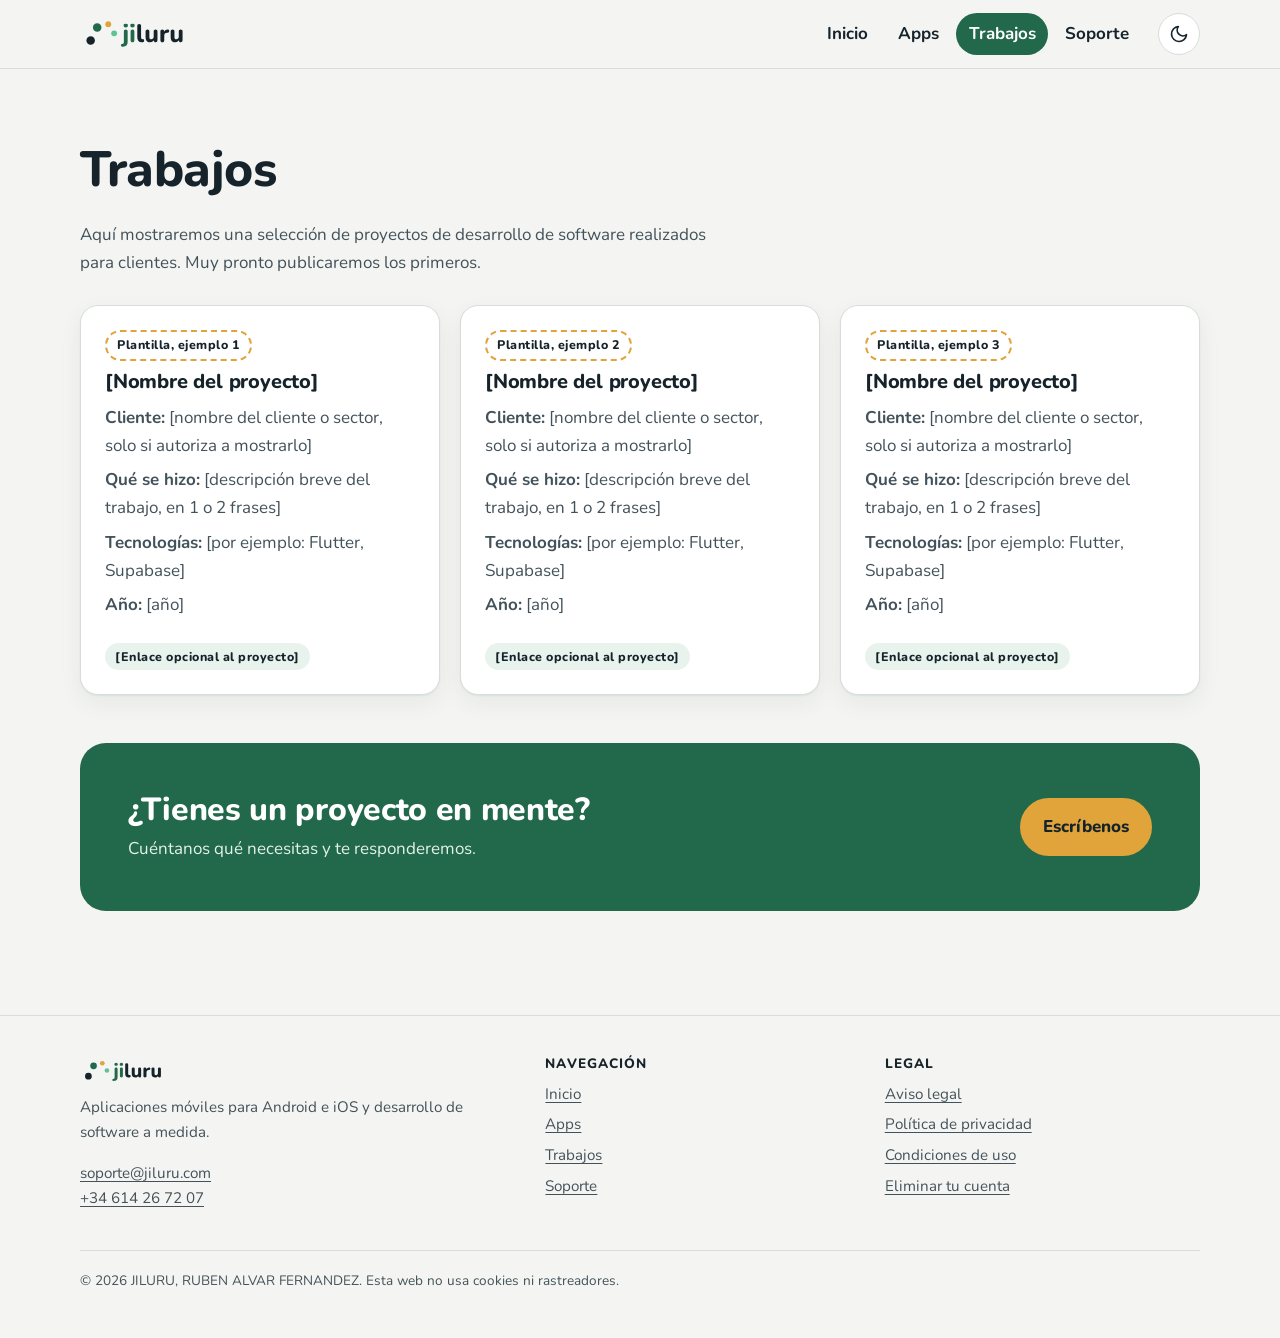
<file: trabajos/index.html>
<!DOCTYPE html>
<html lang="es">
<head>
  <meta charset="utf-8">
  <meta name="viewport" content="width=device-width, initial-scale=1">
  <title>Trabajos | JILURU</title>
  <meta name="description" content="Proyectos de desarrollo de software realizados por JILURU para clientes.">
  <link rel="canonical" href="https://jiluru.com/trabajos/">
  <!-- Idiomas: cuando exista la versión en inglés (carpeta /en/), descomenta la línea "en". -->
  <link rel="alternate" hreflang="es" href="https://jiluru.com/trabajos/">
  <!-- <link rel="alternate" hreflang="en" href="https://jiluru.com/en/trabajos/"> -->
  <link rel="alternate" hreflang="x-default" href="https://jiluru.com/trabajos/">

  <!-- Compartir en redes (Open Graph) -->
  <meta property="og:type" content="website">
  <meta property="og:site_name" content="JILURU">
  <meta property="og:locale" content="es_ES">
  <meta property="og:title" content="Trabajos | JILURU">
  <meta property="og:description" content="Proyectos de desarrollo de software realizados por JILURU para clientes.">
  <meta property="og:url" content="https://jiluru.com/trabajos/">
  <meta property="og:image" content="https://jiluru.com/assets/img/og-jiluru.png">
  <meta property="og:image:width" content="1200">
  <meta property="og:image:height" content="630">
  <meta property="og:image:alt" content="Logotipo de JILURU">
  <meta name="twitter:card" content="summary_large_image">

  <!-- Iconos -->
  <link rel="icon" href="../favicon.ico" sizes="32x32">
  <link rel="icon" href="../favicon.svg" type="image/svg+xml">
  <link rel="apple-touch-icon" href="../apple-touch-icon.png">
  <link rel="manifest" href="../site.webmanifest">
  <meta name="theme-color" content="#22684B">

  <link rel="stylesheet" href="../assets/css/estilos.css">
  <script>try{var t=localStorage.getItem("jiluru-tema");if(t)document.documentElement.setAttribute("data-tema",t)}catch(e){}</script>
  <script src="../assets/js/principal.js" defer></script>
</head>
<body>
  <a class="saltar" href="#contenido">Saltar al contenido</a>

  <header class="cabecera">
    <div class="contenedor">
      <a class="marca" href="../" aria-label="JILURU, ir al inicio">
        <img class="logo-claro" src="../assets/img/logo-jiluru.svg" alt="JILURU" width="110" height="38">
        <img class="logo-oscuro" src="../assets/img/logo-jiluru-oscuro.svg" alt="JILURU" width="110" height="38">
      </a>
      <nav class="menu" aria-label="Principal">
        <ul>
          <li><a href="../">Inicio</a></li>
          <li><a href="../apps/">Apps</a></li>
          <li><a href="../trabajos/" aria-current="page">Trabajos</a></li>
          <li><a href="../soporte/">Soporte</a></li>
        </ul>
      </nav>
      <button class="boton-tema" type="button" aria-pressed="false" title="Cambiar modo claro u oscuro">
        <span class="solo-lectores">Modo oscuro</span>
        <svg class="icono-luna" viewBox="0 0 24 24" fill="none" stroke="currentColor" stroke-width="2" stroke-linecap="round" stroke-linejoin="round" aria-hidden="true"><path d="M21 12.8A9 9 0 1 1 11.2 3a7 7 0 0 0 9.8 9.8z"/></svg>
        <svg class="icono-sol" viewBox="0 0 24 24" fill="none" stroke="currentColor" stroke-width="2" stroke-linecap="round" stroke-linejoin="round" aria-hidden="true"><circle cx="12" cy="12" r="4.5"/><path d="M12 2v2M12 20v2M4.9 4.9l1.4 1.4M17.7 17.7l1.4 1.4M2 12h2M20 12h2M4.9 19.1l1.4-1.4M17.7 6.3l1.4-1.4"/></svg>
      </button>
    </div>
  </header>

  <main id="contenido">
    <section class="seccion">
      <div class="contenedor">
        <h1>Trabajos</h1>
        <p class="subtitulo">Aquí mostraremos una selección de proyectos de desarrollo de software realizados para clientes. Muy pronto publicaremos los primeros.</p>

        <!-- Las tarjetas siguientes son PLANTILLAS. Para ocultarlas todas mientras no tengas trabajos,
             añade la palabra hidden a la etiqueta de abajo así: <div class="rejilla" id="trabajos" hidden> -->
        <div class="rejilla" id="trabajos" hidden>
          <!-- PLANTILLA DE TRABAJO 1: rellena los textos y quita la chapa "Plantilla" -->
          <article class="tarjeta">
            <span class="chapa plantilla">Plantilla, ejemplo 1</span>
            <h3>[Nombre del proyecto]</h3>
            <p><strong>Cliente:</strong> [nombre del cliente o sector, solo si autoriza a mostrarlo]</p>
            <p><strong>Qué se hizo:</strong> [descripción breve del trabajo, en 1 o 2 frases]</p>
            <p><strong>Tecnologías:</strong> [por ejemplo: Flutter, Supabase]</p>
            <p><strong>Año:</strong> [año]</p>
            <div class="pie-tarjeta"><span class="chapa gris">[Enlace opcional al proyecto]</span></div>
          </article>
          <!-- PLANTILLA DE TRABAJO 2: rellena los textos y quita la chapa "Plantilla" -->
          <article class="tarjeta">
            <span class="chapa plantilla">Plantilla, ejemplo 2</span>
            <h3>[Nombre del proyecto]</h3>
            <p><strong>Cliente:</strong> [nombre del cliente o sector, solo si autoriza a mostrarlo]</p>
            <p><strong>Qué se hizo:</strong> [descripción breve del trabajo, en 1 o 2 frases]</p>
            <p><strong>Tecnologías:</strong> [por ejemplo: Flutter, Supabase]</p>
            <p><strong>Año:</strong> [año]</p>
            <div class="pie-tarjeta"><span class="chapa gris">[Enlace opcional al proyecto]</span></div>
          </article>
          <!-- PLANTILLA DE TRABAJO 3: rellena los textos y quita la chapa "Plantilla" -->
          <article class="tarjeta">
            <span class="chapa plantilla">Plantilla, ejemplo 3</span>
            <h3>[Nombre del proyecto]</h3>
            <p><strong>Cliente:</strong> [nombre del cliente o sector, solo si autoriza a mostrarlo]</p>
            <p><strong>Qué se hizo:</strong> [descripción breve del trabajo, en 1 o 2 frases]</p>
            <p><strong>Tecnologías:</strong> [por ejemplo: Flutter, Supabase]</p>
            <p><strong>Año:</strong> [año]</p>
            <div class="pie-tarjeta"><span class="chapa gris">[Enlace opcional al proyecto]</span></div>
          </article>
        </div>

        <div class="llamada" style="margin-top: 3rem;">
          <div>
            <h2>¿Tienes un proyecto en mente?</h2>
            <p>Cuéntanos qué necesitas y te responderemos.</p>
          </div>
          <a class="boton" href="mailto:soporte@jiluru.com?subject=Proyecto%20de%20software">Escríbenos</a>
        </div>
      </div>
    </section>

  </main>

  <footer class="pie">
    <div class="contenedor">
      <div>
        <img class="logo-claro" src="../assets/img/logo-jiluru.svg" alt="JILURU" width="87" height="30" loading="lazy">
        <img class="logo-oscuro" src="../assets/img/logo-jiluru-oscuro.svg" alt="JILURU" width="87" height="30" loading="lazy">
        <p>Aplicaciones móviles para Android e iOS y desarrollo de software a medida.</p>
        <p><a href="mailto:soporte@jiluru.com">soporte@jiluru.com</a><br><a href="tel:+34614267207">+34 614 26 72 07</a></p>
      </div>
      <div>
        <h2>Navegación</h2>
        <ul>
          <li><a href="../">Inicio</a></li>
          <li><a href="../apps/">Apps</a></li>
          <li><a href="../trabajos/">Trabajos</a></li>
          <li><a href="../soporte/">Soporte</a></li>
        </ul>
      </div>
      <div>
        <h2>Legal</h2>
        <ul>
          <li><a href="../aviso-legal/">Aviso legal</a></li>
          <li><a href="../privacidad/">Política de privacidad</a></li>
          <li><a href="../condiciones/">Condiciones de uso</a></li>
          <li><a href="../eliminar-cuenta/">Eliminar tu cuenta</a></li>
        </ul>
      </div>
      <p class="legal-final">&copy; <span data-anio>2026</span> JILURU, RUBEN ALVAR FERNANDEZ. Esta web no usa cookies ni rastreadores.</p>
    </div>
  </footer>
</body>
</html>
</file>
<file: assets/css/estilos.css>
/* =========================================================
   JILURU - Hoja de estilos principal
   Colores de marca: ver variables en :root
   ========================================================= */

/* ---------- Fuente Nunito (alojada en la propia web, sin servicios externos) ---------- */
@font-face {
  font-family: "Nunito";
  font-style: normal;
  font-weight: 400;
  font-display: swap;
  src: url("../fonts/nunito-latin-400-normal.woff2") format("woff2");
}
@font-face {
  font-family: "Nunito";
  font-style: normal;
  font-weight: 700;
  font-display: swap;
  src: url("../fonts/nunito-latin-700-normal.woff2") format("woff2");
}
@font-face {
  font-family: "Nunito";
  font-style: normal;
  font-weight: 800;
  font-display: swap;
  src: url("../fonts/nunito-latin-800-normal.woff2") format("woff2");
}

/* ---------- Variables (modo claro) ---------- */
:root {
  --verde: #22684B;
  --tinta: #16232B;
  --ambar: #E0A43A;
  --menta: #5FC394;
  --menta-claro: #A9DFC5;
  --blanco-roto: #F4F5F2;

  --fondo: #F4F5F2;
  --superficie: #FFFFFF;
  --superficie-2: #E9F3EE;
  --texto: #16232B;
  --texto-suave: #43525A;
  --borde: #D5DED9;
  --enlace: #1D5C42;
  --acento: #22684B;
  --acento-texto: #FFFFFF;
  --sombra: 0 1px 2px rgba(22, 35, 43, .06), 0 8px 24px rgba(22, 35, 43, .06);
  --aviso-fondo: #FFF4DC;
  --aviso-borde: #E0A43A;

  --radio: 18px;
  --ancho: 1120px;
  color-scheme: light;
}

/* ---------- Modo oscuro (automático según el sistema, salvo que el usuario elija claro) ---------- */
@media (prefers-color-scheme: dark) {
  :root:not([data-tema="claro"]) {
    --fondo: #101A20;
    --superficie: #16232B;
    --superficie-2: #1C2E37;
    --texto: #F4F5F2;
    --texto-suave: #B9C6C0;
    --borde: #2A3C45;
    --enlace: #7FD3AB;
    --acento: #5FC394;
    --acento-texto: #10221A;
    --sombra: 0 1px 2px rgba(0, 0, 0, .3), 0 8px 24px rgba(0, 0, 0, .25);
    --aviso-fondo: #33291A;
    --aviso-borde: #E0A43A;
    color-scheme: dark;
  }
}
/* Modo oscuro elegido manualmente con el botón */
:root[data-tema="oscuro"] {
  --fondo: #101A20;
  --superficie: #16232B;
  --superficie-2: #1C2E37;
  --texto: #F4F5F2;
  --texto-suave: #B9C6C0;
  --borde: #2A3C45;
  --enlace: #7FD3AB;
  --acento: #5FC394;
  --acento-texto: #10221A;
  --sombra: 0 1px 2px rgba(0, 0, 0, .3), 0 8px 24px rgba(0, 0, 0, .25);
  --aviso-fondo: #33291A;
  --aviso-borde: #E0A43A;
  color-scheme: dark;
}

/* ---------- Base ---------- */
*, *::before, *::after { box-sizing: border-box; }
html { -webkit-text-size-adjust: 100%; scroll-behavior: smooth; }
@media (prefers-reduced-motion: reduce) { html { scroll-behavior: auto; } * { transition: none !important; animation: none !important; } }
body {
  margin: 0;
  font-family: "Nunito", system-ui, -apple-system, "Segoe UI", Roboto, Arial, sans-serif;
  font-size: 1.0625rem;
  line-height: 1.65;
  color: var(--texto);
  background: var(--fondo);
}
img, svg { max-width: 100%; height: auto; display: block; }
a { color: var(--enlace); text-underline-offset: .18em; }
a:hover { text-decoration-thickness: 2px; }
:focus-visible { outline: 3px solid var(--ambar); outline-offset: 3px; border-radius: 6px; }
h1, h2, h3 { line-height: 1.2; font-weight: 800; letter-spacing: -.01em; }
h1 { font-size: clamp(2rem, 4.5vw, 3.1rem); margin: 0 0 .5em; }
h2 { font-size: clamp(1.5rem, 3vw, 2rem); margin: 2em 0 .6em; }
h3 { font-size: 1.25rem; margin: 1.6em 0 .5em; }
p, ul, ol { margin: 0 0 1em; }
.contenedor { width: min(100% - 2.5rem, var(--ancho)); margin-inline: auto; }
.texto-largo { max-width: 46rem; }
.solo-lectores {
  position: absolute !important; width: 1px; height: 1px; padding: 0; margin: -1px;
  overflow: hidden; clip: rect(0, 0, 0, 0); white-space: nowrap; border: 0;
}
.saltar {
  position: absolute; left: 1rem; top: -4rem; z-index: 100;
  background: var(--acento); color: var(--acento-texto); padding: .6rem 1rem; border-radius: 10px; font-weight: 700;
}
.saltar:focus { top: 1rem; }

/* ---------- Cabecera ---------- */
.cabecera {
  position: sticky; top: 0; z-index: 50;
  background: color-mix(in srgb, var(--fondo) 88%, transparent);
  backdrop-filter: saturate(1.4) blur(10px);
  -webkit-backdrop-filter: saturate(1.4) blur(10px);
  border-bottom: 1px solid var(--borde);
}
.cabecera .contenedor { display: flex; align-items: center; gap: 1rem; min-height: 68px; flex-wrap: wrap; }
.marca { display: inline-flex; align-items: center; margin-right: auto; padding: .4rem 0; }
.marca img { height: 38px; width: auto; }
.logo-oscuro { display: none !important; }
:root[data-tema="oscuro"] .logo-claro { display: none !important; }
:root[data-tema="oscuro"] .logo-oscuro { display: block !important; }
@media (prefers-color-scheme: dark) {
  :root:not([data-tema="claro"]) .logo-claro { display: none !important; }
  :root:not([data-tema="claro"]) .logo-oscuro { display: block !important; }
}
.menu ul { list-style: none; display: flex; gap: .25rem; margin: 0; padding: 0; }
.menu a {
  display: block; padding: .45rem .8rem; border-radius: 999px;
  color: var(--texto); text-decoration: none; font-weight: 700;
}
.menu a:hover { background: var(--superficie-2); }
.menu a[aria-current="page"] { background: var(--acento); color: var(--acento-texto); }
.boton-tema {
  border: 1px solid var(--borde); background: var(--superficie); color: var(--texto);
  width: 42px; height: 42px; border-radius: 50%; cursor: pointer; display: grid; place-items: center;
}
.boton-tema svg { width: 20px; height: 20px; }
.boton-tema .icono-sol { display: none; }
:root[data-tema="oscuro"] .boton-tema .icono-sol { display: block; }
:root[data-tema="oscuro"] .boton-tema .icono-luna { display: none; }
@media (prefers-color-scheme: dark) {
  :root:not([data-tema="claro"]) .boton-tema .icono-sol { display: block; }
  :root:not([data-tema="claro"]) .boton-tema .icono-luna { display: none; }
}
@media (max-width: 720px) {
  .menu { order: 3; width: 100%; overflow-x: auto; padding-bottom: .5rem; }
  .menu ul { gap: .15rem; }
  .menu a { padding: .4rem .7rem; white-space: nowrap; }
}

/* ---------- Portada (hero) ---------- */
.portada { padding: clamp(3rem, 8vw, 6rem) 0 clamp(2.5rem, 6vw, 4.5rem); position: relative; overflow: hidden; }
.portada .contenedor { display: grid; grid-template-columns: 1.25fr .75fr; gap: 2rem; align-items: center; }
.portada .entradilla { font-size: clamp(1.1rem, 2vw, 1.3rem); color: var(--texto-suave); max-width: 36rem; }
.etiqueta-sup { display: inline-block; font-weight: 800; font-size: .85rem; letter-spacing: .08em; text-transform: uppercase; color: var(--enlace); margin-bottom: .8rem; }
.puntos { position: relative; aspect-ratio: 1; max-width: 340px; justify-self: end; width: 100%; }
.puntos span { position: absolute; border-radius: 50%; }
.puntos .p1 { width: 36%; height: 36%; left: 2%;  top: 58%; background: var(--tinta); }
.puntos .p2 { width: 36%; height: 36%; left: 22%; top: 12%; background: var(--verde); }
.puntos .p3 { width: 25%; height: 25%; left: 60%; top: 2%;  background: var(--ambar); }
.puntos .p4 { width: 25%; height: 25%; left: 72%; top: 40%; background: var(--menta); }
:root[data-tema="oscuro"] .puntos .p1 { background: var(--blanco-roto); }
@media (prefers-color-scheme: dark) { :root:not([data-tema="claro"]) .puntos .p1 { background: var(--blanco-roto); } }
@media (max-width: 760px) {
  .portada .contenedor { grid-template-columns: 1fr; }
  .puntos { max-width: 180px; justify-self: start; order: -1; }
}

/* ---------- Botones ---------- */
.botones { display: flex; flex-wrap: wrap; gap: .75rem; margin-top: 1.5rem; }
.boton {
  display: inline-flex; align-items: center; gap: .5rem; padding: .8rem 1.3rem; border-radius: 999px;
  font-weight: 800; text-decoration: none; border: 2px solid var(--acento);
  background: var(--acento); color: var(--acento-texto);
}
.boton:hover { filter: brightness(1.08); }
.boton.secundario { background: transparent; color: var(--texto); border-color: var(--borde); }
.boton.secundario:hover { border-color: var(--acento); }
.boton-tienda {
  display: inline-flex; flex-direction: column; line-height: 1.2; padding: .6rem 1.1rem; border-radius: 12px;
  border: 1px dashed var(--borde); color: var(--texto-suave); background: var(--superficie);
  cursor: not-allowed; user-select: none;
}
.boton-tienda small { font-size: .75rem; }
.boton-tienda strong { font-size: 1rem; color: var(--texto); }

/* ---------- Secciones y tarjetas ---------- */
.seccion { padding: clamp(2.5rem, 6vw, 4.5rem) 0; }
.seccion.alterna { background: var(--superficie-2); }
.seccion > .contenedor > h2:first-child { margin-top: 0; }
.subtitulo { color: var(--texto-suave); max-width: 40rem; margin-top: -.3rem; }
.rejilla { display: grid; gap: 1.25rem; grid-template-columns: repeat(auto-fill, minmax(280px, 1fr)); margin-top: 1.75rem; }
.tarjeta {
  background: var(--superficie); border: 1px solid var(--borde); border-radius: var(--radio);
  padding: 1.5rem; box-shadow: var(--sombra); display: flex; flex-direction: column; gap: .4rem;
}
.tarjeta h3 { margin: .2rem 0 .2rem; }
.tarjeta p { color: var(--texto-suave); margin: 0; }
.tarjeta .pie-tarjeta { margin-top: auto; padding-top: 1rem; }
.icono-app {
  width: 56px; height: 56px; border-radius: 14px; display: grid; place-items: center;
  background: var(--superficie-2); color: var(--verde); margin-bottom: .4rem;
}
:root[data-tema="oscuro"] .icono-app { color: var(--menta); }
@media (prefers-color-scheme: dark) { :root:not([data-tema="claro"]) .icono-app { color: var(--menta); } }
.icono-app svg { width: 30px; height: 30px; }
.chapa {
  display: inline-block; align-self: flex-start; font-size: .78rem; font-weight: 800; letter-spacing: .04em;
  padding: .2rem .65rem; border-radius: 999px; background: var(--ambar); color: var(--tinta);
}
.chapa.plantilla { background: transparent; border: 2px dashed var(--ambar); color: var(--texto); }
.chapa.gris { background: var(--superficie-2); color: var(--texto); }

/* ---------- Ficha de app ---------- */
.ficha-app {
  display: grid; grid-template-columns: 1fr 280px; gap: 2rem; align-items: start;
  background: var(--superficie); border: 1px solid var(--borde); border-radius: calc(var(--radio) + 6px);
  padding: clamp(1.5rem, 4vw, 2.5rem); box-shadow: var(--sombra); margin-bottom: 2rem; scroll-margin-top: 90px;
}
.ficha-app h2 { margin-top: .4rem; }
.ficha-app ul { padding-left: 1.2rem; color: var(--texto-suave); }
.capturas { display: flex; gap: .75rem; }
.movil {
  flex: 1; aspect-ratio: 9 / 19; border-radius: 22px; border: 2px dashed var(--borde);
  display: grid; place-items: center; text-align: center; padding: .75rem; font-size: .85rem; color: var(--texto-suave);
  background: var(--superficie-2);
}
.movil img { border-radius: 20px; width: 100%; height: 100%; object-fit: cover; }
@media (max-width: 800px) { .ficha-app { grid-template-columns: 1fr; } .capturas { max-width: 320px; } }

/* ---------- Llamada a la acción ---------- */
.llamada {
  background: var(--verde); color: #FFFFFF; border-radius: calc(var(--radio) + 8px);
  padding: clamp(2rem, 5vw, 3rem); display: flex; flex-wrap: wrap; gap: 1.5rem; align-items: center; justify-content: space-between;
}
.llamada h2 { margin: 0 0 .3rem; color: #FFFFFF; }
.llamada p { margin: 0; color: #E3F2EA; }
.llamada .boton { background: var(--ambar); border-color: var(--ambar); color: var(--tinta); }

/* ---------- Preguntas frecuentes ---------- */
.faq details {
  background: var(--superficie); border: 1px solid var(--borde); border-radius: 14px;
  padding: 0 1.2rem; margin-bottom: .75rem;
}
.faq summary { cursor: pointer; font-weight: 800; padding: 1rem 0; list-style-position: outside; }
.faq details[open] summary { border-bottom: 1px solid var(--borde); margin-bottom: .8rem; }
.faq details > *:last-child { margin-bottom: 1rem; }

/* ---------- Textos legales ---------- */
.legal { padding: clamp(2rem, 5vw, 3.5rem) 0 4rem; }
.legal h2 { font-size: 1.4rem; margin-top: 2.2em; }
.legal h3 { font-size: 1.1rem; }
.legal table { border-collapse: collapse; width: 100%; margin: 0 0 1.2rem; font-size: .95rem; }
.legal th, .legal td { border: 1px solid var(--borde); padding: .6rem .7rem; text-align: left; vertical-align: top; }
.legal th { background: var(--superficie-2); }
.tabla-scroll { overflow-x: auto; }
.fecha { color: var(--texto-suave); font-size: .95rem; }
.indice { background: var(--superficie); border: 1px solid var(--borde); border-radius: 14px; padding: 1rem 1.4rem; margin: 1.5rem 0; }
.indice ol { margin: 0; padding-left: 1.2rem; }

/* Marcadores de contenido pendiente: SE VEN A PROPÓSITO para que no se publiquen sin revisar */
.pendiente {
  background: var(--aviso-fondo); border: 2px dashed var(--aviso-borde); border-radius: 6px;
  padding: 0 .3rem; font-weight: 700;
}
.nota-revision {
  background: var(--aviso-fondo); border-left: 5px solid var(--aviso-borde); border-radius: 10px;
  padding: .9rem 1.1rem; margin: 1rem 0 1.4rem; font-size: .95rem;
}

/* ---------- Pie ---------- */
.pie { border-top: 1px solid var(--borde); padding: 2.5rem 0 2rem; margin-top: 2rem; font-size: .95rem; color: var(--texto-suave); }
.pie .contenedor { display: grid; gap: 1.5rem; grid-template-columns: 1.4fr 1fr 1fr; }
.pie img { height: 30px; width: auto; margin-bottom: .6rem; }
.pie h2 { font-size: .85rem; letter-spacing: .08em; text-transform: uppercase; margin: 0 0 .6rem; color: var(--texto); }
.pie ul { list-style: none; padding: 0; margin: 0; }
.pie li { margin-bottom: .35rem; }
.pie a { color: var(--texto-suave); }
.pie a:hover { color: var(--texto); }
.pie .legal-final { grid-column: 1 / -1; border-top: 1px solid var(--borde); padding-top: 1.2rem; font-size: .85rem; }
@media (max-width: 720px) { .pie .contenedor { grid-template-columns: 1fr; } }

/* ---------- Página 404 ---------- */
.error-404 { text-align: center; padding: 5rem 0; }
.error-404 .numero { font-size: clamp(4rem, 14vw, 8rem); font-weight: 800; color: var(--acento); line-height: 1; margin: 0; }
.error-404 .botones { justify-content: center; }
</file>
